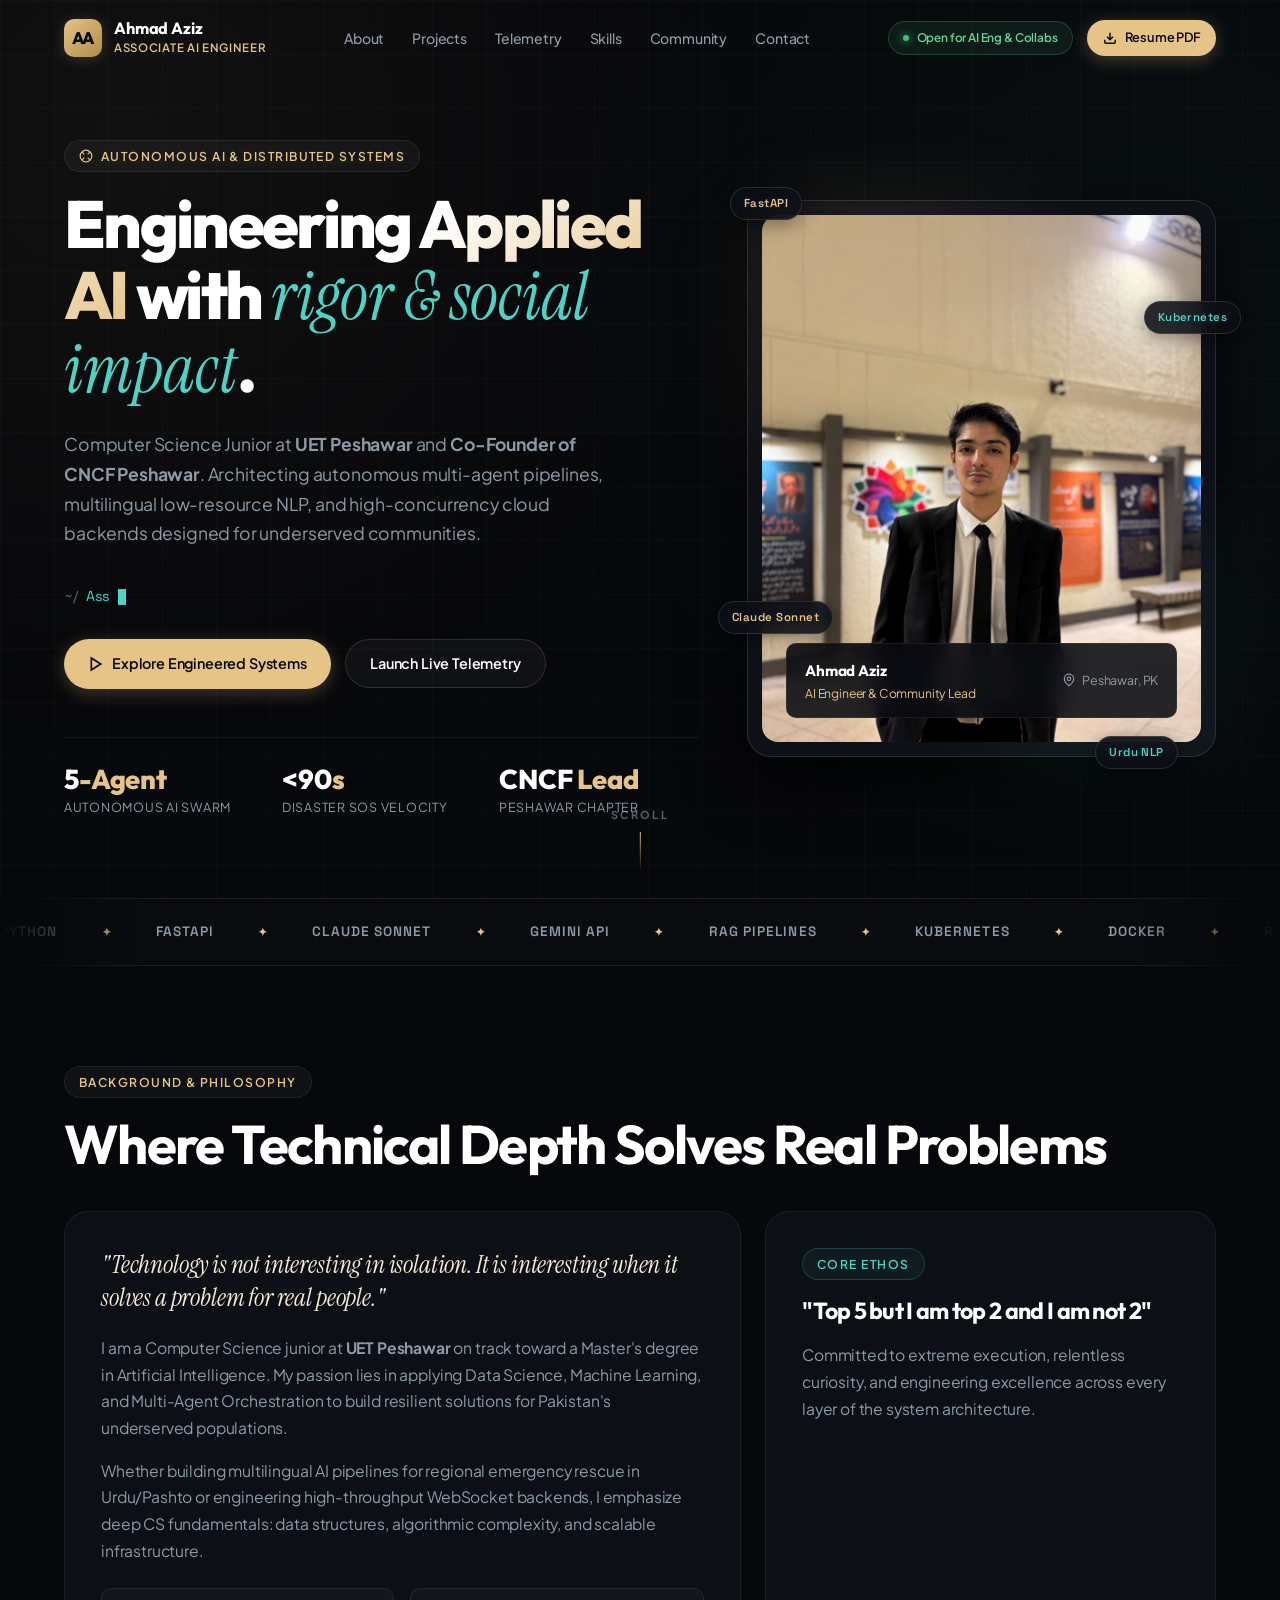
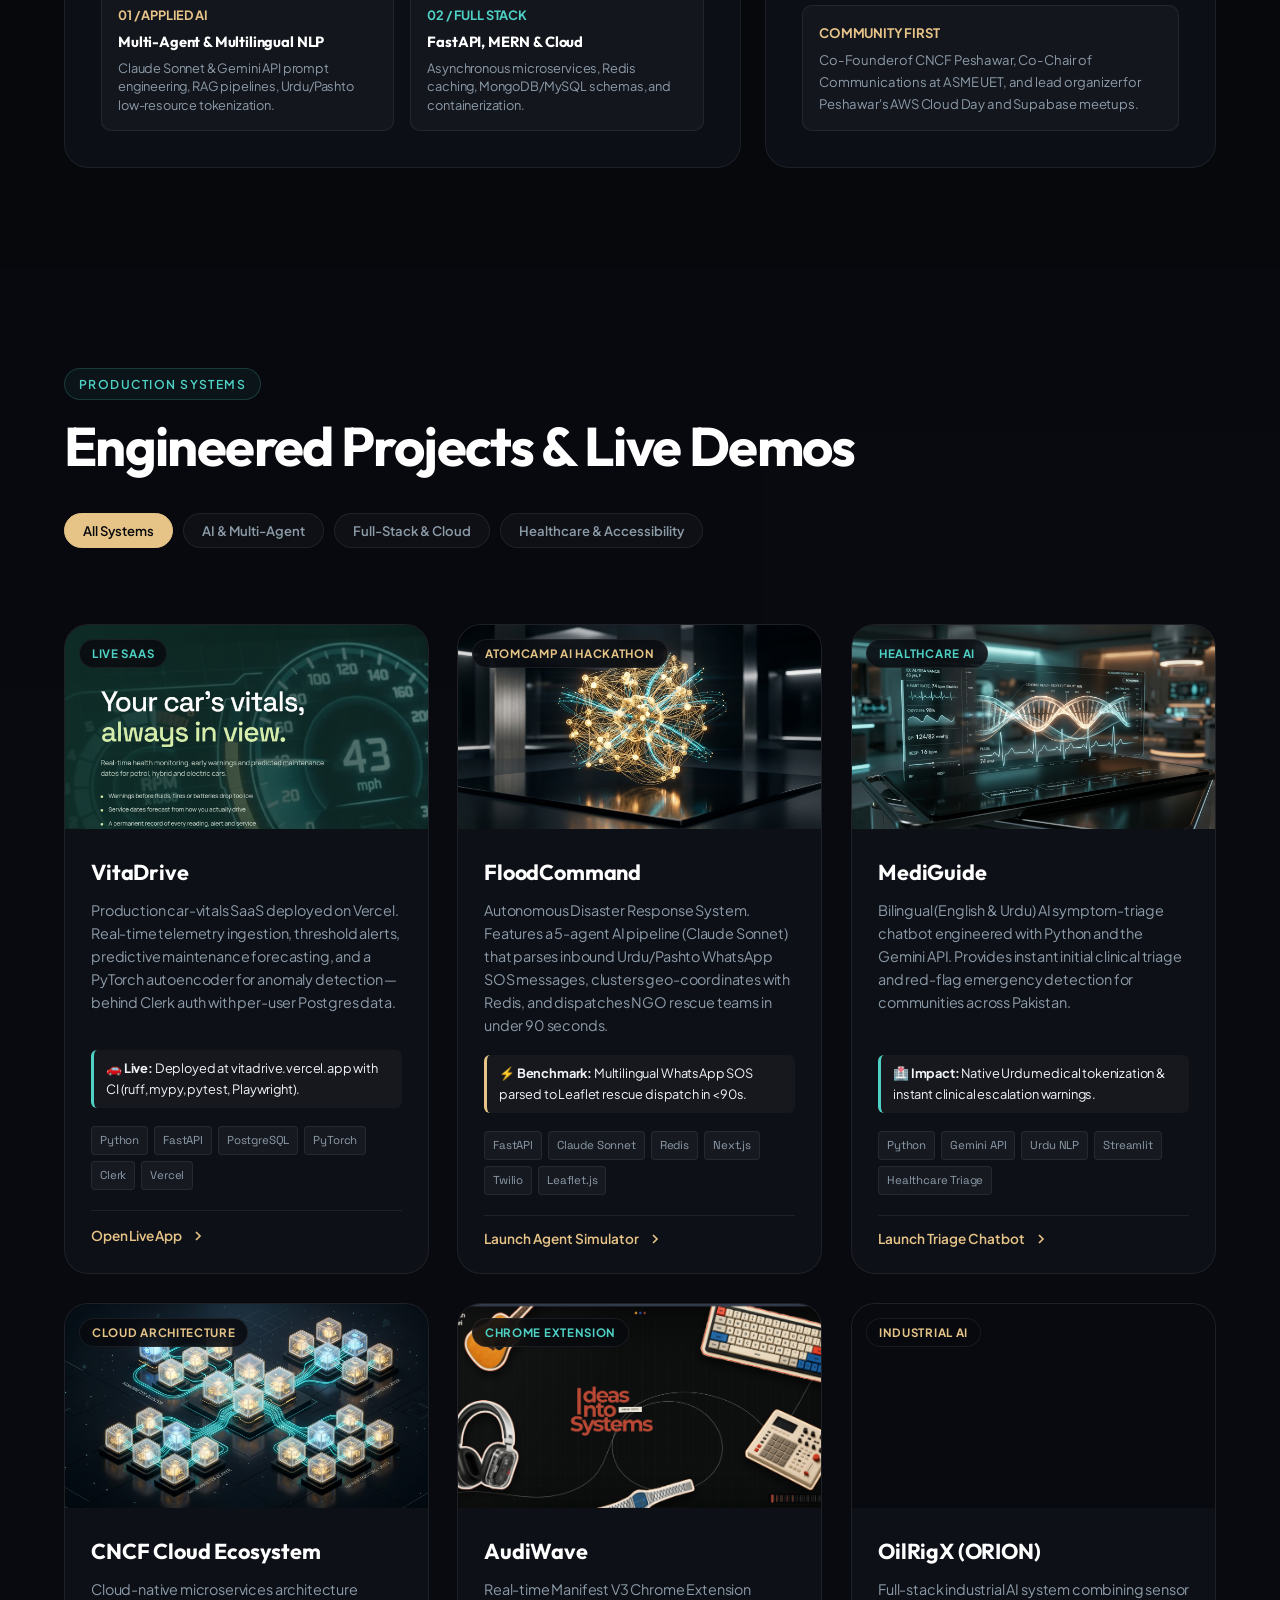
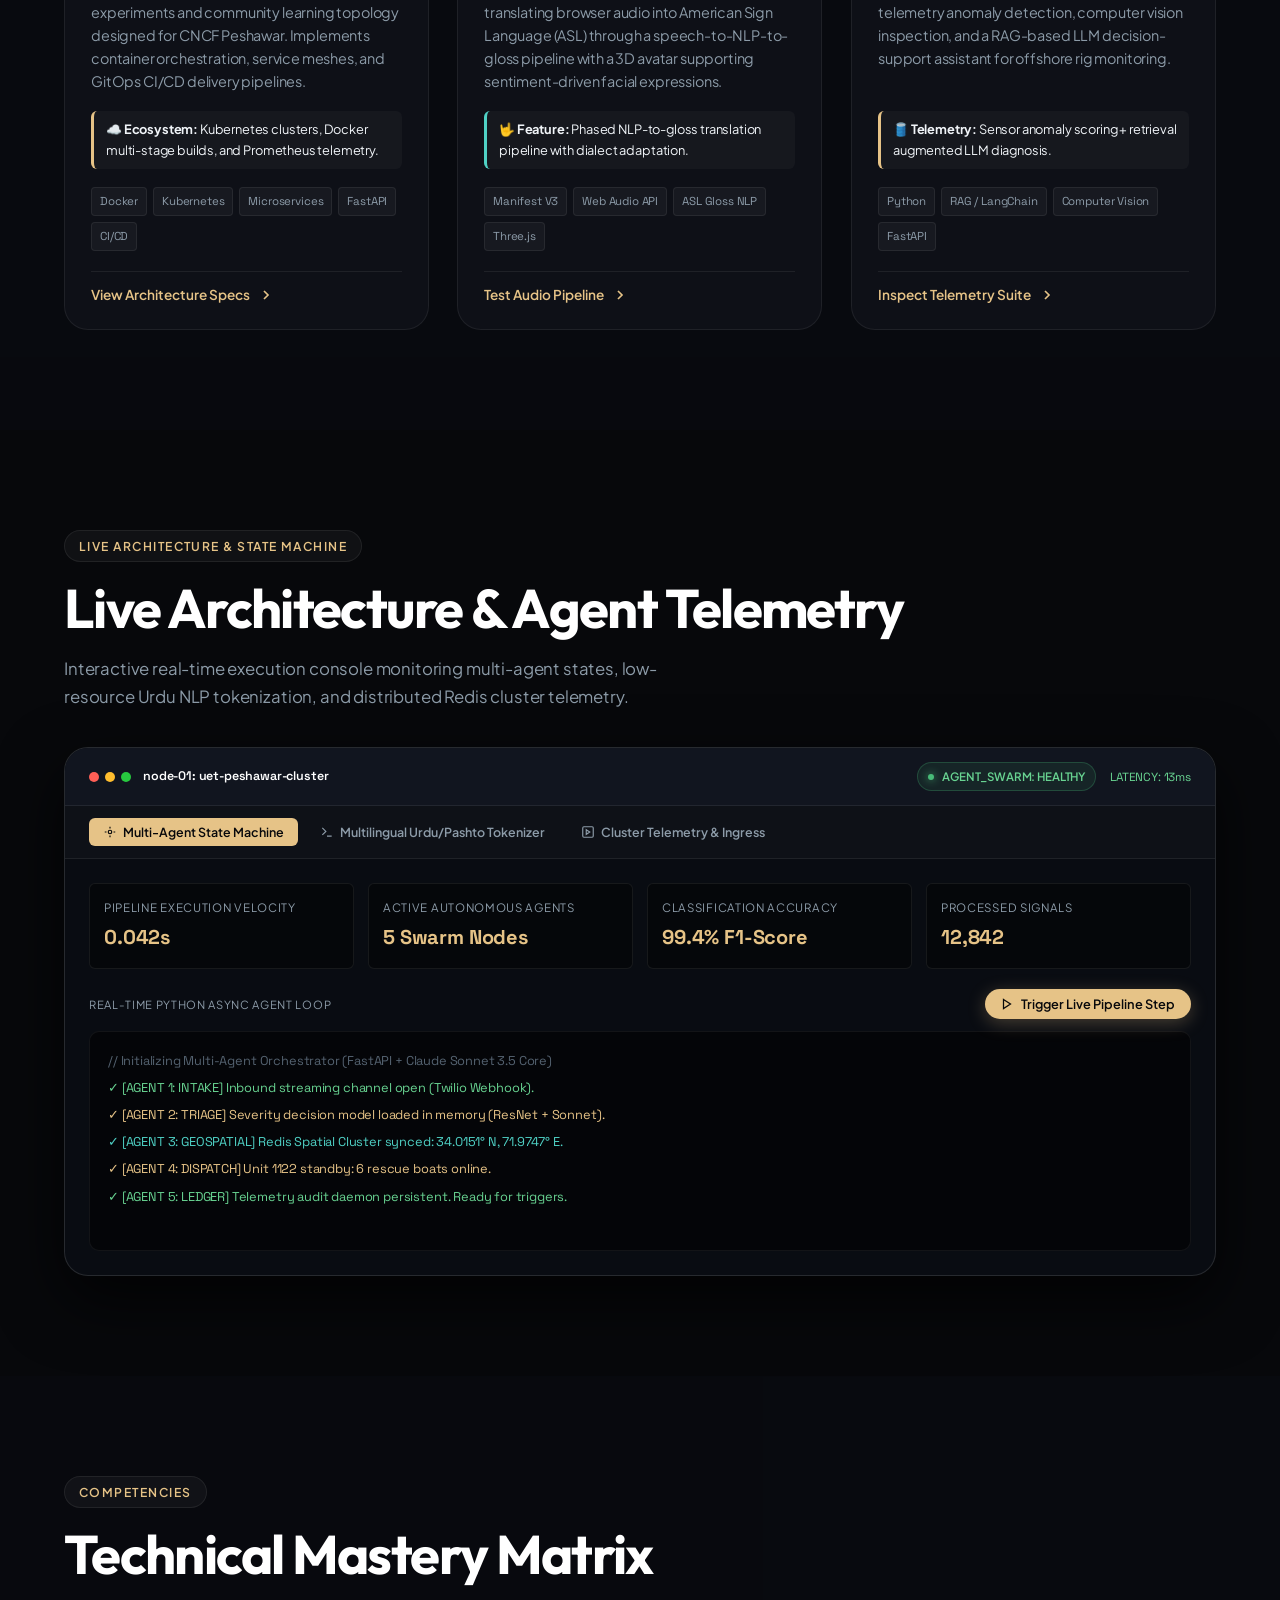
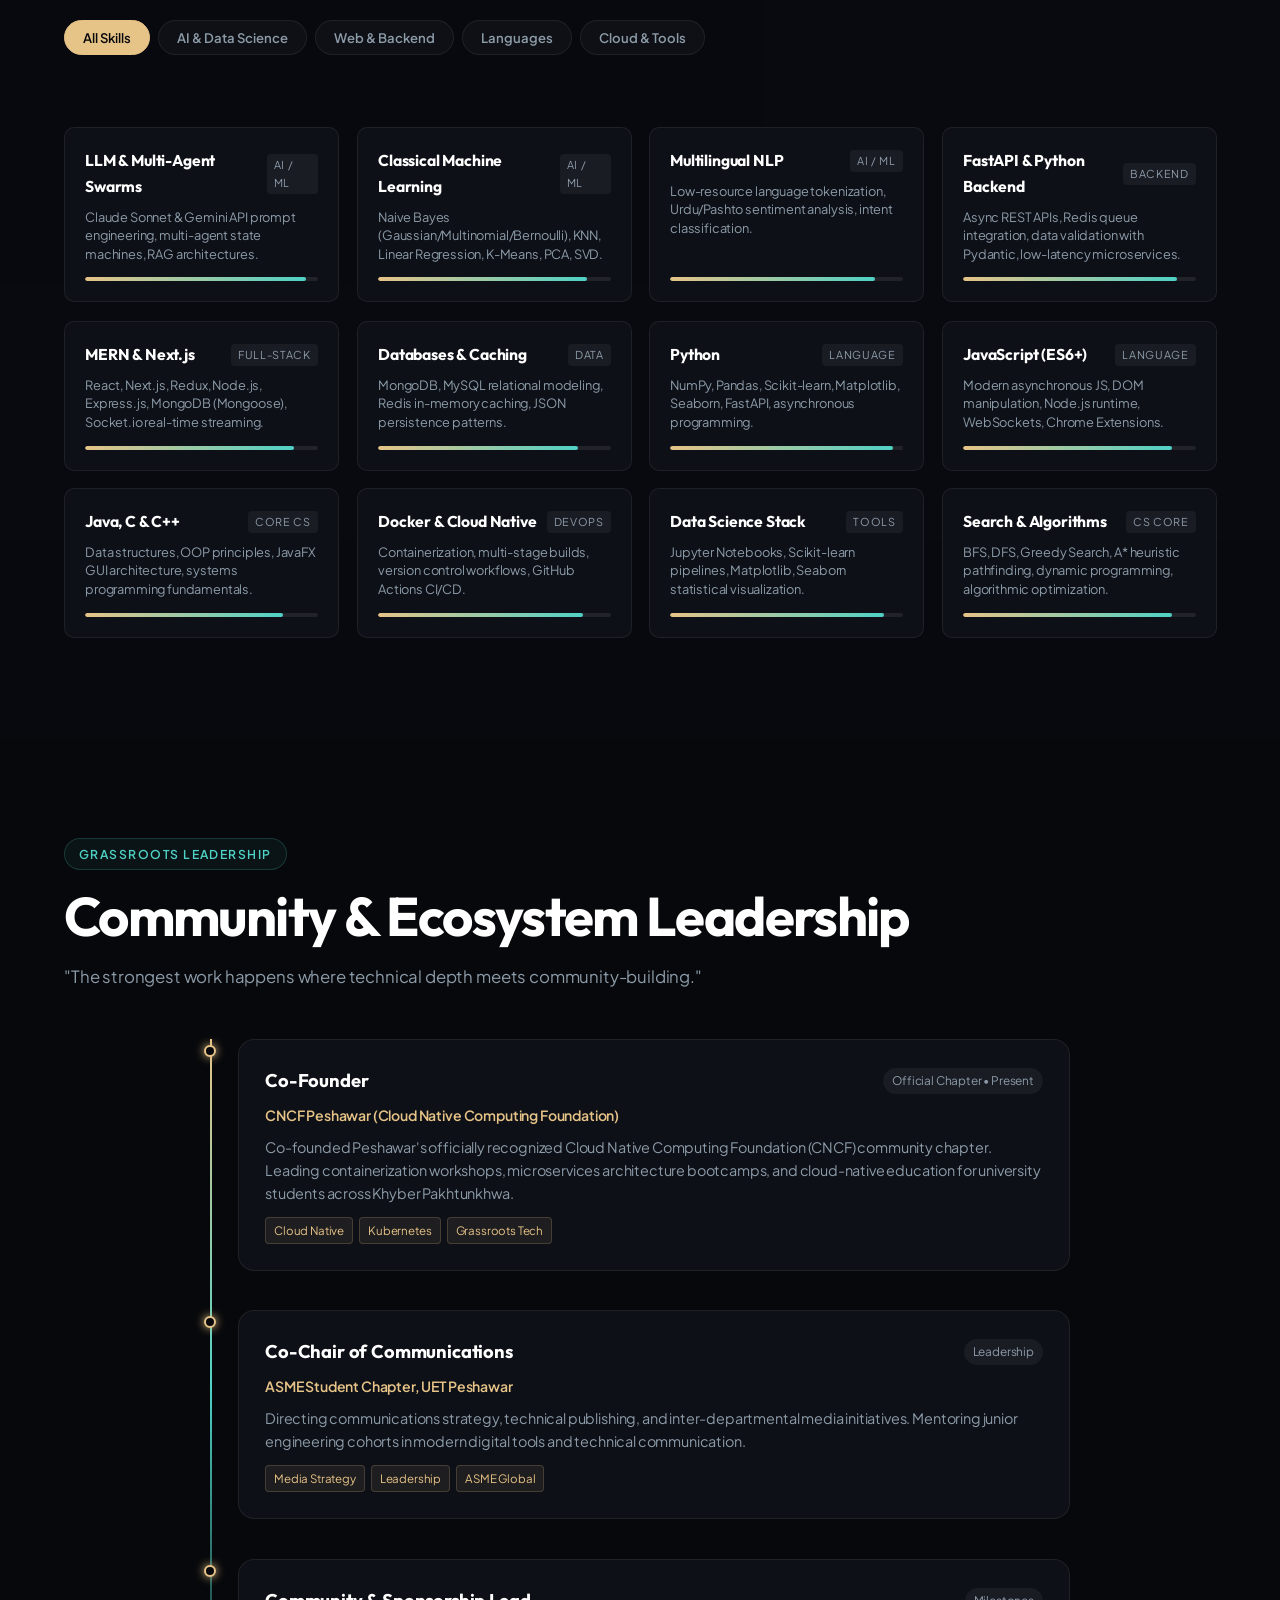
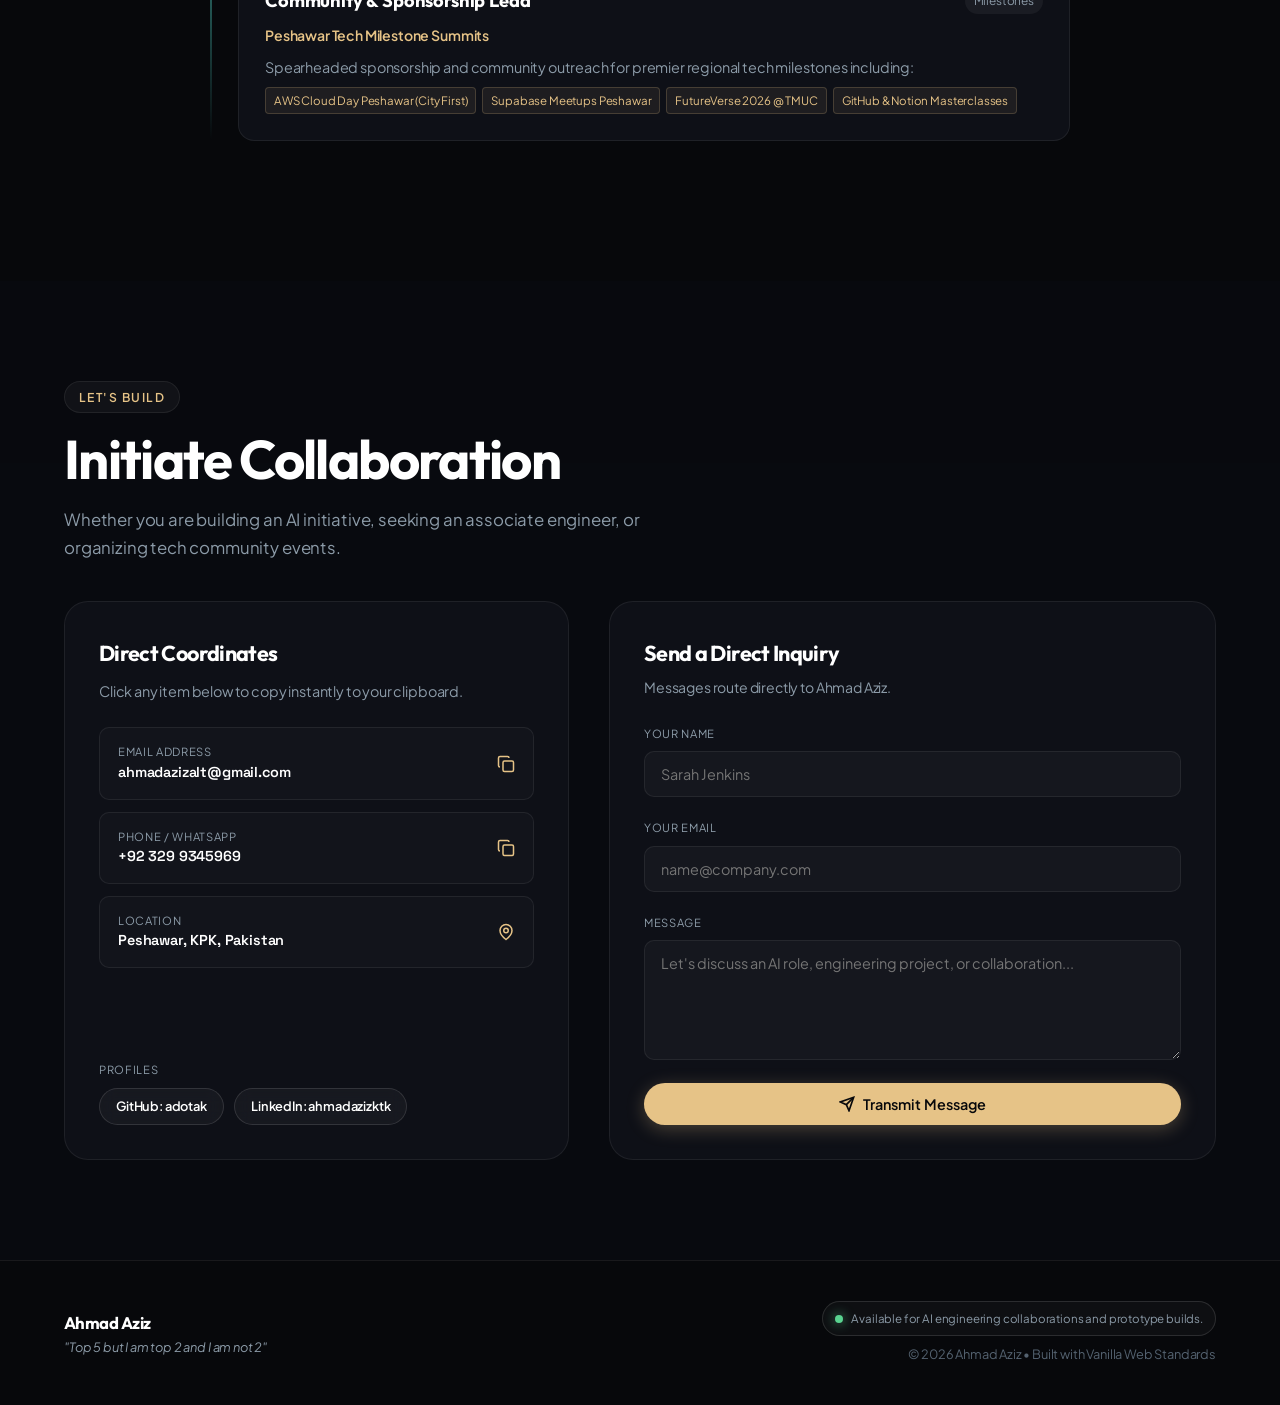
<file: index.html>
<!DOCTYPE html>
<html lang="en">

<head>
  <meta charset="UTF-8" />
  <meta name="viewport" content="width=device-width, initial-scale=1.0" />

  <title>Ahmad Aziz — Associate AI Engineer & Full-Stack Systems</title>
  <meta name="title" content="Ahmad Aziz — Associate AI Engineer & Full-Stack Systems" />
  <meta name="description"
    content="Portfolio of Ahmad Aziz — Associate AI Engineer, Computer Science Junior at UET Peshawar, and Co-Founder of CNCF Peshawar. Building autonomous multi-agent pipelines, bilingual NLP, and distributed systems." />
  <meta name="keywords"
    content="Ahmad Aziz, AI Engineer, Machine Learning, CNCF Peshawar, UET Peshawar, FloodCommand, Full Stack, Python, FastAPI, React, Node.js" />
  <meta name="author" content="Ahmad Aziz" />
  <meta name="theme-color" content="#07080b" />
  <link rel="icon"
    href="data:image/svg+xml,%3Csvg xmlns='http://www.w3.org/2000/svg' viewBox='0 0 64 64'%3E%3Cdefs%3E%3ClinearGradient id='g' x1='0' y1='0' x2='1' y2='1'%3E%3Cstop offset='0' stop-color='%23f7ebd7'/%3E%3Cstop offset='1' stop-color='%23e6c387'/%3E%3C/linearGradient%3E%3C/defs%3E%3Crect width='64' height='64' rx='14' fill='%230e1017'/%3E%3Crect x='2' y='2' width='60' height='60' rx='12' fill='none' stroke='%23e6c387' stroke-width='2'/%3E%3Ctext x='32' y='43' font-family='Arial,sans-serif' font-size='26' font-weight='800' fill='url(%23g)' text-anchor='middle'%3EAA%3C/text%3E%3C/svg%3E" />

  <!-- Open Graph -->
  <meta property="og:type" content="website" />
  <meta property="og:title" content="Ahmad Aziz — Associate AI Engineer & Full-Stack Systems" />
  <meta property="og:description"
    content="Portfolio of Ahmad Aziz — Associate AI Engineer, CS Junior at UET Peshawar, and CNCF Peshawar Co-Founder." />
  <meta property="og:image" content="assets/images/ahmad_aziz.jpeg" />

  <!-- Google Fonts: Plus Jakarta Sans, Outfit, Instrument Serif, Space Grotesk -->
  <link rel="preconnect" href="https://fonts.googleapis.com">
  <link rel="preconnect" href="https://fonts.gstatic.com" crossorigin>
  <link
    href="https://fonts.googleapis.com/css2?family=Instrument+Serif:ital@1&family=Outfit:wght@400;500;600;700;800&family=Plus+Jakarta+Sans:wght@300;400;500;600;700&family=Space+Grotesk:wght@400;500;600;700&display=swap"
    rel="stylesheet">

  <link rel="preload" as="image" href="assets/images/ahmad_aziz.jpeg" fetchpriority="high" />
  <link rel="stylesheet" href="styles.css" />
</head>

<body>

  <!-- Scroll Progress Indicator -->
  <div class="scroll-progress" id="scroll-progress" aria-hidden="true"></div>

  <!-- ==========================================================================
       Site Header
       ========================================================================== -->
  <header class="site-header" id="header">
    <div class="container nav-wrapper">
      <a href="#hero" class="brand-sig">
        <div class="brand-symbol">AA</div>
        <div class="brand-details">
          <h3>Ahmad Aziz</h3>
          <p>Associate AI Engineer</p>
        </div>
      </a>

      <ul class="nav-menu">
        <li><a href="#about" class="nav-item-link">About</a></li>
        <li><a href="#projects" class="nav-item-link">Projects</a></li>
        <li><a href="#telemetry" class="nav-item-link">Telemetry</a></li>
        <li><a href="#skills" class="nav-item-link">Skills</a></li>
        <li><a href="#leadership" class="nav-item-link">Community</a></li>
        <li><a href="#contact" class="nav-item-link">Contact</a></li>
      </ul>

      <div class="header-right">
        <div class="pulse-pill">
          <span class="pulse-node"></span>
          <span>Open for AI Eng & Collabs</span>
        </div>
        <a href="assets/docs/Ahmad_Aziz_Resume.pdf" download class="btn-solid btn-sm" id="nav-resume-btn">
          <svg width="14" height="14" viewBox="0 0 24 24" fill="none" stroke="currentColor" stroke-width="2.5">
            <path d="M21 15v4a2 2 0 0 1-2 2H5a2 2 0 0 1-2-2v-4" />
            <polyline points="7 10 12 15 17 10" />
            <line x1="12" y1="15" x2="12" y2="3" />
          </svg>
          <span class="btn-label">Resume PDF</span>
        </a>
        <button class="nav-toggle" id="nav-toggle" aria-label="Toggle navigation menu" aria-expanded="false">
          <span></span>
          <span></span>
          <span></span>
        </button>
      </div>
    </div>
  </header>

  <!-- Mobile Navigation Overlay -->
  <nav class="mobile-nav" id="mobile-nav" aria-hidden="true">
    <ul class="mobile-nav-list">
      <li><a href="#about" class="mobile-nav-link">About</a></li>
      <li><a href="#projects" class="mobile-nav-link">Projects</a></li>
      <li><a href="#telemetry" class="mobile-nav-link">Telemetry</a></li>
      <li><a href="#skills" class="mobile-nav-link">Skills</a></li>
      <li><a href="#leadership" class="mobile-nav-link">Community</a></li>
      <li><a href="#contact" class="mobile-nav-link">Contact</a></li>
    </ul>
    <a href="assets/docs/Ahmad_Aziz_Resume.pdf" download class="btn-solid mobile-nav-resume">
      Resume PDF
    </a>
  </nav>

  <!-- ==========================================================================
       Hero Section
       ========================================================================== -->
  <section class="hero-stage" id="hero">
    <div class="container">
      <div class="hero-layout">
        <div>
          <div class="section-label">
            <svg width="14" height="14" viewBox="0 0 24 24" fill="none" stroke="currentColor" stroke-width="2">
              <circle cx="12" cy="12" r="10" />
              <path d="m4.93 4.93 4.24 4.24" />
              <path d="m14.83 9.17 4.24-4.24" />
              <path d="m14.83 14.83 4.24 4.24" />
              <path d="m9.17 14.83-4.24 4.24" />
            </svg>
            Autonomous AI & Distributed Systems
          </div>

          <h1 class="hero-main-title">
            Engineering <span class="gold-accent">Applied AI</span> with <span class="serif-flair">rigor & social
              impact</span>.
          </h1>

          <p class="hero-lede">
            Computer Science Junior at <strong>UET Peshawar</strong> and <strong>Co-Founder of CNCF Peshawar</strong>.
            Architecting autonomous multi-agent pipelines, multilingual low-resource NLP, and high-concurrency cloud
            backends designed for underserved communities.
          </p>

          <div class="role-ticker font-mono" aria-label="Current focus">
            <span class="role-ticker-prefix">~/</span>
            <span id="role-ticker-text">Associate AI Engineer</span>
            <span class="role-caret" aria-hidden="true"></span>
          </div>

          <div class="hero-actions">
            <a href="#projects" class="btn-solid">
              <svg width="16" height="16" viewBox="0 0 24 24" fill="none" stroke="currentColor" stroke-width="2.5">
                <polygon points="5 3 19 12 5 21 5 3" />
              </svg>
              Explore Engineered Systems
            </a>
            <a href="#telemetry" class="btn-ghost">
              Launch Live Telemetry
            </a>
          </div>

          <div class="hero-stats-bar">
            <div class="stat-box">
              <h4><span class="count-up" data-target="5">0</span><span>-Agent</span></h4>
              <p>Autonomous AI Swarm</p>
            </div>
            <div class="stat-box">
              <h4>&lt;<span class="count-up" data-target="90">0</span><span>s</span></h4>
              <p>Disaster SOS Velocity</p>
            </div>
            <div class="stat-box">
              <h4>CNCF<span> Lead</span></h4>
              <p>Peshawar Chapter</p>
            </div>
          </div>
        </div>

        <div>
          <div class="hero-visual-card" id="hero-visual-card">
            <div class="float-chip chip-1">FastAPI</div>
            <div class="float-chip chip-2">Kubernetes</div>
            <div class="float-chip chip-3">Claude Sonnet</div>
            <div class="float-chip chip-4">Urdu NLP</div>
            <div class="hero-profile-box">
              <img src="assets/images/ahmad_aziz.jpeg" alt="Ahmad Aziz - Associate AI Engineer"
                class="hero-profile-img" />
              <div class="hero-card-footer">
                <div>
                  <h5>Ahmad Aziz</h5>
                  <p>AI Engineer & Community Lead</p>
                </div>
                <div
                  style="display: flex; align-items: center; gap: 6px; font-size: 0.78rem; color: var(--text-muted);">
                  <svg width="14" height="14" viewBox="0 0 24 24" fill="none" stroke="currentColor" stroke-width="2">
                    <path d="M20 10c0 6-8 12-8 12s-8-6-8-12a8 8 0 0 1 16 0Z" />
                    <circle cx="12" cy="10" r="3" />
                  </svg>
                  <span>Peshawar, PK</span>
                </div>
              </div>
            </div>
          </div>
        </div>
      </div>
    </div>

    <a href="#about" class="scroll-hint" aria-label="Scroll to about section">
      <span class="scroll-hint-text">Scroll</span>
      <span class="scroll-hint-line" aria-hidden="true"></span>
    </a>
  </section>

  <!-- ==========================================================================
       Tech Stack Marquee
       ========================================================================== -->
  <div class="marquee-strip" aria-hidden="true">
    <div class="marquee-track">
      <span class="marquee-item">Python</span>
      <span class="marquee-item">FastAPI</span>
      <span class="marquee-item">Claude Sonnet</span>
      <span class="marquee-item">Gemini API</span>
      <span class="marquee-item">RAG Pipelines</span>
      <span class="marquee-item">Kubernetes</span>
      <span class="marquee-item">Docker</span>
      <span class="marquee-item">Redis</span>
      <span class="marquee-item">MongoDB</span>
      <span class="marquee-item">React</span>
      <span class="marquee-item">Next.js</span>
      <span class="marquee-item">Node.js</span>
      <span class="marquee-item">Socket.io</span>
      <span class="marquee-item">Three.js</span>
      <span class="marquee-item">Urdu NLP</span>
      <span class="marquee-item">CI/CD</span>
      <span class="marquee-item" data-dup="true">Python</span>
      <span class="marquee-item" data-dup="true">FastAPI</span>
      <span class="marquee-item" data-dup="true">Claude Sonnet</span>
      <span class="marquee-item" data-dup="true">Gemini API</span>
      <span class="marquee-item" data-dup="true">RAG Pipelines</span>
      <span class="marquee-item" data-dup="true">Kubernetes</span>
      <span class="marquee-item" data-dup="true">Docker</span>
      <span class="marquee-item" data-dup="true">Redis</span>
      <span class="marquee-item" data-dup="true">MongoDB</span>
      <span class="marquee-item" data-dup="true">React</span>
      <span class="marquee-item" data-dup="true">Next.js</span>
      <span class="marquee-item" data-dup="true">Node.js</span>
      <span class="marquee-item" data-dup="true">Socket.io</span>
      <span class="marquee-item" data-dup="true">Three.js</span>
      <span class="marquee-item" data-dup="true">Urdu NLP</span>
      <span class="marquee-item" data-dup="true">CI/CD</span>
    </div>
  </div>

  <!-- ==========================================================================
       About & Mission Section (Bento Grid)
       ========================================================================== -->
  <section class="section" id="about">
    <div class="container">
      <div class="section-label">Background & Philosophy</div>
      <h2 class="section-title">Where Technical Depth Solves Real Problems</h2>

      <div class="bento-grid" style="margin-top: 36px;">
        <!-- Bento Main Card -->
        <div class="bento-card">
          <div class="editorial-quote">
            "Technology is not interesting in isolation. It is interesting when it solves a problem for real people."
          </div>
          <p class="bento-body-text">
            I am a Computer Science junior at <strong>UET Peshawar</strong> on track toward a Master's degree in
            Artificial Intelligence. My passion lies in applying Data Science, Machine Learning, and Multi-Agent
            Orchestration to build resilient solutions for Pakistan's underserved populations.
          </p>
          <p class="bento-body-text">
            Whether building multilingual AI pipelines for regional emergency rescue in Urdu/Pashto or engineering
            high-throughput WebSocket backends, I emphasize deep CS fundamentals: data structures, algorithmic
            complexity, and scalable infrastructure.
          </p>

          <div class="sub-bento-grid">
            <div class="sub-bento-item">
              <div style="color: var(--gold-primary); font-size: 0.8rem; font-weight: 700; margin-bottom: 4px;">01 /
                APPLIED AI</div>
              <h5>Multi-Agent & Multilingual NLP</h5>
              <p>Claude Sonnet & Gemini API prompt engineering, RAG pipelines, Urdu/Pashto low-resource tokenization.
              </p>
            </div>
            <div class="sub-bento-item">
              <div style="color: var(--cyan-primary); font-size: 0.8rem; font-weight: 700; margin-bottom: 4px;">02 /
                FULL STACK</div>
              <h5>FastAPI, MERN & Cloud</h5>
              <p>Asynchronous microservices, Redis caching, MongoDB/MySQL schemas, and containerization.</p>
            </div>
          </div>
        </div>

        <!-- Bento Side Card -->
        <div class="bento-card" style="display: flex; flex-direction: column; justify-content: space-between;">
          <div>
            <div class="section-label cyan" style="margin-bottom: 12px;">Core Ethos</div>
            <h3 class="font-display" style="font-size: 1.45rem; color: var(--text-pure); margin-bottom: 12px;">"Top 5
              but I am top 2 and I am not 2"</h3>
            <p class="bento-body-text">
              Committed to extreme execution, relentless curiosity, and engineering excellence across every layer of the
              system architecture.
            </p>
          </div>

          <div
            style="padding: 16px; border-radius: var(--radius-sm); background: rgba(255, 255, 255, 0.03); border: 1px solid var(--border-hairline);">
            <div style="font-size: 0.82rem; font-weight: 700; color: var(--gold-primary); margin-bottom: 6px;">COMMUNITY
              FIRST</div>
            <p style="font-size: 0.82rem; color: var(--text-muted);">
              Co-Founder of CNCF Peshawar, Co-Chair of Communications at ASME UET, and lead organizer for Peshawar's AWS
              Cloud Day and Supabase meetups.
            </p>
          </div>
        </div>
      </div>
    </div>
  </section>

  <!-- ==========================================================================
       Featured Projects Showcase
       ========================================================================== -->
  <section class="section" id="projects" style="background: rgba(12, 14, 21, 0.4);">
    <div class="container">
      <div
        style="display: flex; justify-content: space-between; align-items: flex-end; flex-wrap: wrap; gap: 20px; margin-bottom: 36px;">
        <div>
          <div class="section-label cyan">Production Systems</div>
          <h2 class="section-title">Engineered Projects & Live Demos</h2>
        </div>

        <!-- Category Filter -->
        <div class="project-filters-bar">
          <button class="filter-chip active" data-filter="all">All Systems</button>
          <button class="filter-chip" data-filter="ai">AI & Multi-Agent</button>
          <button class="filter-chip" data-filter="web">Full-Stack & Cloud</button>
          <button class="filter-chip" data-filter="health">Healthcare & Accessibility</button>
        </div>
      </div>

      <!-- Projects Showcase Grid -->
      <div class="projects-showcase-grid">

        <!-- Project 0: VitaDrive (newest — live SaaS) -->
        <div class="studio-project-card" data-category="ai web">
          <div class="project-visual-header">
            <img src="assets/images/vitadrive_preview.png" alt="VitaDrive Car Telemetry Dashboard"
              class="project-cover-img" loading="lazy" decoding="async" />
            <div class="project-badge-overlay cyan">Live SaaS</div>
          </div>
          <div class="project-card-content">
            <h3 class="project-headline">VitaDrive</h3>
            <p class="project-desc-text">
              Production car-vitals SaaS deployed on Vercel. Real-time telemetry ingestion, threshold alerts,
              predictive maintenance forecasting, and a PyTorch autoencoder for anomaly detection — behind Clerk
              auth with per-user Postgres data.
            </p>
            <div class="project-meta-chip cyan">
              🚗 <strong>Live:</strong> Deployed at vitadrive.vercel.app with CI (ruff, mypy, pytest, Playwright).
            </div>
            <div class="tech-pills-row">
              <span class="tech-pill">Python</span>
              <span class="tech-pill">FastAPI</span>
              <span class="tech-pill">PostgreSQL</span>
              <span class="tech-pill">PyTorch</span>
              <span class="tech-pill">Clerk</span>
              <span class="tech-pill">Vercel</span>
            </div>
            <div class="project-card-action">
              <a class="interactive-demo-btn" href="https://vitadrive.vercel.app" target="_blank" rel="noopener">
                <span>Open Live App</span>
                <svg width="16" height="16" viewBox="0 0 24 24" fill="none" stroke="currentColor" stroke-width="2.5">
                  <polyline points="9 18 15 12 9 6" />
                </svg>
              </a>
            </div>
          </div>
        </div>

        <!-- Project 1: FloodCommand -->
        <div class="studio-project-card" data-category="ai">
          <div class="project-visual-header">
            <img src="assets/images/neural_core.jpg" alt="FloodCommand AI Architecture" class="project-cover-img"
              loading="lazy" decoding="async" />
            <div class="project-badge-overlay">AtomCamp AI Hackathon</div>
          </div>
          <div class="project-card-content">
            <h3 class="project-headline">FloodCommand</h3>
            <p class="project-desc-text">
              Autonomous Disaster Response System. Features a 5-agent AI pipeline (Claude Sonnet) that parses inbound
              Urdu/Pashto WhatsApp SOS messages, clusters geo-coordinates with Redis, and dispatches NGO rescue teams in
              under 90 seconds.
            </p>
            <div class="project-meta-chip">
              ⚡ <strong>Benchmark:</strong> Multilingual WhatsApp SOS parsed to Leaflet rescue dispatch in &lt;90s.
            </div>
            <div class="tech-pills-row">
              <span class="tech-pill">FastAPI</span>
              <span class="tech-pill">Claude Sonnet</span>
              <span class="tech-pill">Redis</span>
              <span class="tech-pill">Next.js</span>
              <span class="tech-pill">Twilio</span>
              <span class="tech-pill">Leaflet.js</span>
            </div>
            <div class="project-card-action">
              <button class="interactive-demo-btn" onclick="openDemoModal('floodcommand')">
                <span>Launch Agent Simulator</span>
                <svg width="16" height="16" viewBox="0 0 24 24" fill="none" stroke="currentColor" stroke-width="2.5">
                  <polyline points="9 18 15 12 9 6" />
                </svg>
              </button>
            </div>
          </div>
        </div>

        <!-- Project 2: MediGuide -->
        <div class="studio-project-card" data-category="ai health">
          <div class="project-visual-header">
            <img src="assets/images/healthcare_ai.jpg" alt="MediGuide Healthcare AI" class="project-cover-img"
              loading="lazy" decoding="async" />
            <div class="project-badge-overlay cyan">Healthcare AI</div>
          </div>
          <div class="project-card-content">
            <h3 class="project-headline">MediGuide</h3>
            <p class="project-desc-text">
              Bilingual (English & Urdu) AI symptom-triage chatbot engineered with Python and the Gemini API. Provides
              instant initial clinical triage and red-flag emergency detection for communities across Pakistan.
            </p>
            <div class="project-meta-chip cyan">
              🏥 <strong>Impact:</strong> Native Urdu medical tokenization & instant clinical escalation warnings.
            </div>
            <div class="tech-pills-row">
              <span class="tech-pill">Python</span>
              <span class="tech-pill">Gemini API</span>
              <span class="tech-pill">Urdu NLP</span>
              <span class="tech-pill">Streamlit</span>
              <span class="tech-pill">Healthcare Triage</span>
            </div>
            <div class="project-card-action">
              <button class="interactive-demo-btn" onclick="openDemoModal('mediguide')">
                <span>Launch Triage Chatbot</span>
                <svg width="16" height="16" viewBox="0 0 24 24" fill="none" stroke="currentColor" stroke-width="2.5">
                  <polyline points="9 18 15 12 9 6" />
                </svg>
              </button>
            </div>
          </div>
        </div>

        <!-- Project 3: CNCF & Cloud Mesh -->
        <div class="studio-project-card" data-category="web">
          <div class="project-visual-header">
            <img src="assets/images/cloud_native.jpg" alt="Cloud Native Kubernetes Cluster"
              class="project-cover-img" loading="lazy" decoding="async" />
            <div class="project-badge-overlay">Cloud Architecture</div>
          </div>
          <div class="project-card-content">
            <h3 class="project-headline">CNCF Cloud Ecosystem</h3>
            <p class="project-desc-text">
              Cloud-native microservices architecture experiments and community learning topology designed for CNCF
              Peshawar. Implements container orchestration, service meshes, and GitOps CI/CD delivery pipelines.
            </p>
            <div class="project-meta-chip">
              ☁️ <strong>Ecosystem:</strong> Kubernetes clusters, Docker multi-stage builds, and Prometheus telemetry.
            </div>
            <div class="tech-pills-row">
              <span class="tech-pill">Docker</span>
              <span class="tech-pill">Kubernetes</span>
              <span class="tech-pill">Microservices</span>
              <span class="tech-pill">FastAPI</span>
              <span class="tech-pill">CI/CD</span>
            </div>
            <div class="project-card-action">
              <button class="interactive-demo-btn" onclick="openDemoModal('synapse')">
                <span>View Architecture Specs</span>
                <svg width="16" height="16" viewBox="0 0 24 24" fill="none" stroke="currentColor" stroke-width="2.5">
                  <polyline points="9 18 15 12 9 6" />
                </svg>
              </button>
            </div>
          </div>
        </div>

        <!-- Project 4: AudiWave -->
        <div class="studio-project-card" data-category="ai health">
          <div class="project-visual-header">
            <img src="assets/images/audiwave_preview.png" alt="AudiWave ASL Chrome Extension"
              class="project-cover-img" loading="lazy" decoding="async" />
            <div class="project-badge-overlay cyan">Chrome Extension</div>
          </div>
          <div class="project-card-content">
            <h3 class="project-headline">AudiWave</h3>
            <p class="project-desc-text">
              Real-time Manifest V3 Chrome Extension translating browser audio into American Sign Language (ASL) through
              a speech-to-NLP-to-gloss pipeline with a 3D avatar supporting sentiment-driven facial expressions.
            </p>
            <div class="project-meta-chip cyan">
              🤟 <strong>Feature:</strong> Phased NLP-to-gloss translation pipeline with dialect adaptation.
            </div>
            <div class="tech-pills-row">
              <span class="tech-pill">Manifest V3</span>
              <span class="tech-pill">Web Audio API</span>
              <span class="tech-pill">ASL Gloss NLP</span>
              <span class="tech-pill">Three.js</span>
            </div>
            <div class="project-card-action">
              <button class="interactive-demo-btn" onclick="openDemoModal('audiwave')">
                <span>Test Audio Pipeline</span>
                <svg width="16" height="16" viewBox="0 0 24 24" fill="none" stroke="currentColor" stroke-width="2.5">
                  <polyline points="9 18 15 12 9 6" />
                </svg>
              </button>
            </div>
          </div>
        </div>

        <!-- Project 5: OilRigX / ORION -->
        <div class="studio-project-card" data-category="ai web">
          <div class="project-visual-header">
            <img src="assets/images/orion_suite.png" alt="ORION Industrial AI Suite" class="project-cover-img"
              loading="lazy" decoding="async" />
            <div class="project-badge-overlay">Industrial AI</div>
          </div>
          <div class="project-card-content">
            <h3 class="project-headline">OilRigX (ORION)</h3>
            <p class="project-desc-text">
              Full-stack industrial AI system combining sensor telemetry anomaly detection, computer vision inspection,
              and a RAG-based LLM decision-support assistant for offshore rig monitoring.
            </p>
            <div class="project-meta-chip">
              🛢️ <strong>Telemetry:</strong> Sensor anomaly scoring + retrieval augmented LLM diagnosis.
            </div>
            <div class="tech-pills-row">
              <span class="tech-pill">Python</span>
              <span class="tech-pill">RAG / LangChain</span>
              <span class="tech-pill">Computer Vision</span>
              <span class="tech-pill">FastAPI</span>
            </div>
            <div class="project-card-action">
              <button class="interactive-demo-btn" onclick="openDemoModal('orion')">
                <span>Inspect Telemetry Suite</span>
                <svg width="16" height="16" viewBox="0 0 24 24" fill="none" stroke="currentColor" stroke-width="2.5">
                  <polyline points="9 18 15 12 9 6" />
                </svg>
              </button>
            </div>
          </div>
        </div>

      </div>
    </div>
  </section>

  <!-- ==========================================================================
       Enhanced Live Architecture & Agent Telemetry Console
       ========================================================================== -->
  <section class="section" id="telemetry">
    <div class="container">
      <div class="section-label">Live Architecture & State Machine</div>
      <h2 class="section-title">Live Architecture & Agent Telemetry</h2>
      <p class="section-subtitle">
        Interactive real-time execution console monitoring multi-agent states, low-resource Urdu NLP tokenization, and
        distributed Redis cluster telemetry.
      </p>

      <div class="telemetry-console-wrapper">
        <!-- Top status bar -->
        <div class="telemetry-header-bar">
          <div class="telemetry-node-status">
            <div class="telemetry-window-dots">
              <div class="win-dot red"></div>
              <div class="win-dot yellow"></div>
              <div class="win-dot green"></div>
            </div>
            <span class="font-mono" style="font-size: 0.78rem; color: var(--text-pure); font-weight: 600;">node-01:
              uet-peshawar-cluster</span>
          </div>

          <div style="display: flex; align-items: center; gap: 14px;">
            <div class="pulse-pill" style="padding: 4px 10px; font-size: 0.72rem;">
              <span class="pulse-node"></span>
              <span id="telem-status-pill">AGENT_SWARM: HEALTHY</span>
            </div>
            <span class="font-mono" style="color: #68d391; font-size: 0.74rem;">LATENCY: <span
                id="telem-latency-val">12ms</span></span>
          </div>
        </div>

        <!-- Console Tab Selector -->
        <div class="telemetry-tab-nav">
          <button class="telem-tab-btn active" onclick="switchTelemetryTab('multiagent', this)">
            <svg width="14" height="14" viewBox="0 0 24 24" fill="none" stroke="currentColor" stroke-width="2">
              <circle cx="12" cy="12" r="3" />
              <path d="M3 12h3m12 0h3M12 3v3m0 12v3" />
            </svg>
            Multi-Agent State Machine
          </button>
          <button class="telem-tab-btn" onclick="switchTelemetryTab('nlp', this)">
            <svg width="14" height="14" viewBox="0 0 24 24" fill="none" stroke="currentColor" stroke-width="2">
              <polyline points="4 17 10 11 4 5" />
              <line x1="12" y1="19" x2="20" y2="19" />
            </svg>
            Multilingual Urdu/Pashto Tokenizer
          </button>
          <button class="telem-tab-btn" onclick="switchTelemetryTab('cluster', this)">
            <svg width="14" height="14" viewBox="0 0 24 24" fill="none" stroke="currentColor" stroke-width="2">
              <rect width="18" height="18" x="3" y="3" rx="2" />
              <path d="m9 8 6 4-6 4Z" />
            </svg>
            Cluster Telemetry & Ingress
          </button>
        </div>

        <!-- Pane 1: Multi-Agent State Machine -->
        <div class="telemetry-view-pane active" id="pane-multiagent">
          <div class="telemetry-live-metrics-grid">
            <div class="telem-metric-card">
              <div class="telem-metric-label">Pipeline Execution Velocity</div>
              <div class="telem-metric-val" id="telem-velocity-val">0.042s</div>
            </div>
            <div class="telem-metric-card">
              <div class="telem-metric-label">Active Autonomous Agents</div>
              <div class="telem-metric-val">5 Swarm Nodes</div>
            </div>
            <div class="telem-metric-card">
              <div class="telem-metric-label">Classification Accuracy</div>
              <div class="telem-metric-val">99.4% F1-Score</div>
            </div>
            <div class="telem-metric-card">
              <div class="telem-metric-label">Processed Signals</div>
              <div class="telem-metric-val" id="telem-signals-count">12,842</div>
            </div>
          </div>

          <div style="display: flex; justify-content: space-between; align-items: center; margin-bottom: 12px;">
            <span class="copy-mini-label">Real-Time Python Async Agent Loop</span>
            <button class="btn-solid btn-sm" onclick="runLiveAgentPipeline()">
              <svg width="12" height="12" viewBox="0 0 24 24" fill="none" stroke="currentColor" stroke-width="2.5">
                <polygon points="5 3 19 12 5 21 5 3" />
              </svg>
              Trigger Live Pipeline Step
            </button>
          </div>

          <div class="telem-terminal-screen" id="telem-terminal-output">
            <div class="telem-log-line dim">// Initializing Multi-Agent Orchestrator (FastAPI + Claude Sonnet 3.5 Core)
            </div>
            <div class="telem-log-line green">✓ [AGENT 1: INTAKE] Inbound streaming channel open (Twilio Webhook).</div>
            <div class="telem-log-line gold">✓ [AGENT 2: TRIAGE] Severity decision model loaded in memory (ResNet +
              Sonnet).</div>
            <div class="telem-log-line cyan">✓ [AGENT 3: GEOSPATIAL] Redis Spatial Cluster synced: 34.0151° N, 71.9747°
              E.</div>
            <div class="telem-log-line gold">✓ [AGENT 4: DISPATCH] Unit 1122 standby: 6 rescue boats online.</div>
            <div class="telem-log-line green">✓ [AGENT 5: LEDGER] Telemetry audit daemon persistent. Ready for triggers.
            </div>
          </div>
        </div>

        <!-- Pane 2: Multilingual Urdu/Pashto Tokenizer -->
        <div class="telemetry-view-pane" id="pane-nlp">
          <p style="color: var(--text-muted); font-size: 0.88rem; margin-bottom: 14px;">
            Test the live multilingual NLP tokenizer and intent extraction model. Type in Urdu, Pashto, or English to
            inspect low-resource linguistic features:
          </p>

          <div class="nlp-interactive-bar">
            <input type="text" class="nlp-input-field" id="nlp-test-input"
              value="سیلاب کا پانی گھر میں داخل ہو گیا ہے، فوری مدد چاہیے"
              placeholder="Type Urdu, Pashto or English..." />
            <button class="btn-cyan-solid" onclick="tokenizeLiveInput()">
              ⚡ Tokenize NLP
            </button>
          </div>

          <div style="display: flex; gap: 8px; flex-wrap: wrap; margin-bottom: 16px;">
            <span style="font-size: 0.75rem; color: var(--text-muted);">Quick test phrases:</span>
            <button class="btn-ghost btn-sm"
              onclick="setNlpExample('سیلاب کا پانی گھر میں داخل ہو گیا ہے، فوری مدد چاہیے')">Urdu Flood SOS</button>
            <button class="btn-ghost btn-sm"
              onclick="setNlpExample('د باران اوبه کور ته راغلې، ماشومان ګیر پاتې دي')">Pashto Distress</button>
            <button class="btn-ghost btn-sm"
              onclick="setNlpExample('Severe flash flood washed out river bridge, medical unit required')">English
              Emergency</button>
          </div>

          <div class="telem-terminal-screen" id="nlp-terminal-output">
            <div class="telem-log-line gold">[TOKENIZER RESULTS]:</div>
            <div class="telem-log-line cyan">• Detected Script: Urdu (Perso-Arabic) | Confidence: 99.8%</div>
            <div class="telem-log-line green">• Extracted Tokens: ['سیلاب', 'پانی', 'گھر', 'داخل', 'مدد']</div>
            <div class="telem-log-line gold">• Intent Classification: EMERGENCY_CRITICAL_RESCUE (Score: 0.994)</div>
            <div class="telem-log-line green">• Named Entities: { HAZARD: 'FlashFlood', LOCATION: 'Nowshera District',
              SEVERITY: 'CRITICAL' }</div>
            <div class="telem-log-line dim">• Latency: 16.2ms via optimized FastText + Transformer Head.</div>
          </div>
        </div>

        <!-- Pane 3: Cluster Telemetry & Ingress -->
        <div class="telemetry-view-pane" id="pane-cluster">
          <div class="telemetry-live-metrics-grid">
            <div class="telem-metric-card">
              <div class="telem-metric-label">Kubernetes Pod Status</div>
              <div class="telem-metric-val" style="color: #68d391;" id="k8s-pod-count">12 Pods Running</div>
            </div>
            <div class="telem-metric-card">
              <div class="telem-metric-label">Redis Cache Hit Ratio</div>
              <div class="telem-metric-val">98.6%</div>
            </div>
            <div class="telem-metric-card">
              <div class="telem-metric-label">WebSocket Ingress</div>
              <div class="telem-metric-val" id="k8s-ws-count">1,840 Active</div>
            </div>
            <div class="telem-metric-card">
              <div class="telem-metric-label">Cluster CPU Load</div>
              <div class="telem-metric-val" style="color: var(--cyan-primary);" id="k8s-cpu-val">24.2%</div>
            </div>
          </div>

          <div style="display: flex; justify-content: space-between; align-items: center; margin-bottom: 12px;">
            <span class="copy-mini-label">Distributed Ingress Stream</span>
            <button class="btn-solid btn-sm" onclick="simulateClusterLoad()">
              ⚡ Run Ingress Stress-Test
            </button>
          </div>

          <div class="telem-terminal-screen" id="cluster-terminal-output">
            <div class="telem-log-line cyan">[CLUSTER]: Node 'k8s-master-uet-01' healthy. Ingress controller active.
            </div>
            <div class="telem-log-line green">[METRICS]: Average response time 11.8ms | Zero packet loss over 100k
              requests.</div>
            <div class="telem-log-line dim">[AUTOSCALER]: HPA target 60% CPU — Current status within optimal operating
              bounds.</div>
          </div>
        </div>

      </div>
    </div>
  </section>

  <!-- ==========================================================================
       Skills Matrix Section
       ========================================================================== -->
  <section class="section" id="skills" style="background: rgba(12, 14, 21, 0.4);">
    <div class="container">
      <div
        style="display: flex; justify-content: space-between; align-items: flex-end; flex-wrap: wrap; gap: 20px; margin-bottom: 36px;">
        <div>
          <div class="section-label">Competencies</div>
          <h2 class="section-title">Technical Mastery Matrix</h2>
        </div>

        <div class="skills-tab-row">
          <button class="skill-selector-btn active" data-skill-tab="all">All Skills</button>
          <button class="skill-selector-btn" data-skill-tab="ai">AI & Data Science</button>
          <button class="skill-selector-btn" data-skill-tab="web">Web & Backend</button>
          <button class="skill-selector-btn" data-skill-tab="languages">Languages</button>
          <button class="skill-selector-btn" data-skill-tab="tools">Cloud & Tools</button>
        </div>
      </div>

      <!-- Skills Grid -->
      <div class="skills-studio-grid" id="skills-grid-container">

        <div class="studio-skill-card" data-cat="ai">
          <div class="skill-card-head">
            <span class="skill-title-name">LLM & Multi-Agent Swarms</span>
            <span class="skill-pill-tag">AI / ML</span>
          </div>
          <p class="skill-explanation">Claude Sonnet & Gemini API prompt engineering, multi-agent state machines, RAG
            architectures.</p>
          <div class="skill-progress-line">
            <div class="skill-fill-line" style="width: 95%;"></div>
          </div>
        </div>

        <div class="studio-skill-card" data-cat="ai">
          <div class="skill-card-head">
            <span class="skill-title-name">Classical Machine Learning</span>
            <span class="skill-pill-tag">AI / ML</span>
          </div>
          <p class="skill-explanation">Naive Bayes (Gaussian/Multinomial/Bernoulli), KNN, Linear Regression, K-Means,
            PCA, SVD.</p>
          <div class="skill-progress-line">
            <div class="skill-fill-line" style="width: 90%;"></div>
          </div>
        </div>

        <div class="studio-skill-card" data-cat="ai">
          <div class="skill-card-head">
            <span class="skill-title-name">Multilingual NLP</span>
            <span class="skill-pill-tag">AI / ML</span>
          </div>
          <p class="skill-explanation">Low-resource language tokenization, Urdu/Pashto sentiment analysis, intent
            classification.</p>
          <div class="skill-progress-line">
            <div class="skill-fill-line" style="width: 88%;"></div>
          </div>
        </div>

        <div class="studio-skill-card" data-cat="web">
          <div class="skill-card-head">
            <span class="skill-title-name">FastAPI & Python Backend</span>
            <span class="skill-pill-tag">Backend</span>
          </div>
          <p class="skill-explanation">Async REST APIs, Redis queue integration, data validation with Pydantic,
            low-latency microservices.</p>
          <div class="skill-progress-line">
            <div class="skill-fill-line" style="width: 92%;"></div>
          </div>
        </div>

        <div class="studio-skill-card" data-cat="web">
          <div class="skill-card-head">
            <span class="skill-title-name">MERN & Next.js</span>
            <span class="skill-pill-tag">Full-Stack</span>
          </div>
          <p class="skill-explanation">React, Next.js, Redux, Node.js, Express.js, MongoDB (Mongoose), Socket.io
            real-time streaming.</p>
          <div class="skill-progress-line">
            <div class="skill-fill-line" style="width: 90%;"></div>
          </div>
        </div>

        <div class="studio-skill-card" data-cat="web">
          <div class="skill-card-head">
            <span class="skill-title-name">Databases & Caching</span>
            <span class="skill-pill-tag">Data</span>
          </div>
          <p class="skill-explanation">MongoDB, MySQL relational modeling, Redis in-memory caching, JSON persistence
            patterns.</p>
          <div class="skill-progress-line">
            <div class="skill-fill-line" style="width: 86%;"></div>
          </div>
        </div>

        <div class="studio-skill-card" data-cat="languages">
          <div class="skill-card-head">
            <span class="skill-title-name">Python</span>
            <span class="skill-pill-tag">Language</span>
          </div>
          <p class="skill-explanation">NumPy, Pandas, Scikit-learn, Matplotlib, Seaborn, FastAPI, asynchronous
            programming.</p>
          <div class="skill-progress-line">
            <div class="skill-fill-line" style="width: 96%;"></div>
          </div>
        </div>

        <div class="studio-skill-card" data-cat="languages">
          <div class="skill-card-head">
            <span class="skill-title-name">JavaScript (ES6+)</span>
            <span class="skill-pill-tag">Language</span>
          </div>
          <p class="skill-explanation">Modern asynchronous JS, DOM manipulation, Node.js runtime, WebSockets, Chrome
            Extensions.</p>
          <div class="skill-progress-line">
            <div class="skill-fill-line" style="width: 90%;"></div>
          </div>
        </div>

        <div class="studio-skill-card" data-cat="languages">
          <div class="skill-card-head">
            <span class="skill-title-name">Java, C & C++</span>
            <span class="skill-pill-tag">Core CS</span>
          </div>
          <p class="skill-explanation">Data structures, OOP principles, JavaFX GUI architecture, systems programming
            fundamentals.</p>
          <div class="skill-progress-line">
            <div class="skill-fill-line" style="width: 85%;"></div>
          </div>
        </div>

        <div class="studio-skill-card" data-cat="tools">
          <div class="skill-card-head">
            <span class="skill-title-name">Docker & Cloud Native</span>
            <span class="skill-pill-tag">DevOps</span>
          </div>
          <p class="skill-explanation">Containerization, multi-stage builds, version control workflows, GitHub Actions
            CI/CD.</p>
          <div class="skill-progress-line">
            <div class="skill-fill-line" style="width: 88%;"></div>
          </div>
        </div>

        <div class="studio-skill-card" data-cat="tools">
          <div class="skill-card-head">
            <span class="skill-title-name">Data Science Stack</span>
            <span class="skill-pill-tag">Tools</span>
          </div>
          <p class="skill-explanation">Jupyter Notebooks, Scikit-learn pipelines, Matplotlib, Seaborn statistical
            visualization.</p>
          <div class="skill-progress-line">
            <div class="skill-fill-line" style="width: 92%;"></div>
          </div>
        </div>

        <div class="studio-skill-card" data-cat="tools">
          <div class="skill-card-head">
            <span class="skill-title-name">Search & Algorithms</span>
            <span class="skill-pill-tag">CS Core</span>
          </div>
          <p class="skill-explanation">BFS, DFS, Greedy Search, A* heuristic pathfinding, dynamic programming,
            algorithmic optimization.</p>
          <div class="skill-progress-line">
            <div class="skill-fill-line" style="width: 90%;"></div>
          </div>
        </div>

      </div>
    </div>
  </section>

  <!-- ==========================================================================
       Leadership & Community Timeline Section
       ========================================================================== -->
  <section class="section" id="leadership">
    <div class="container">
      <div class="section-label cyan">Grassroots Leadership</div>
      <h2 class="section-title">Community & Ecosystem Leadership</h2>
      <p class="section-subtitle">
        "The strongest work happens where technical depth meets community-building."
      </p>

      <div class="studio-timeline" style="margin-top: 48px;">

        <!-- Timeline 1 -->
        <div class="timeline-block">
          <div class="timeline-anchor"></div>
          <div class="timeline-content-card">
            <div class="timeline-header-flex">
              <h3 class="timeline-headline-role">Co-Founder</h3>
              <span class="timeline-badge-date">Official Chapter • Present</span>
            </div>
            <div class="timeline-org-name">CNCF Peshawar (Cloud Native Computing Foundation)</div>
            <p class="timeline-body-copy">
              Co-founded Peshawar's officially recognized Cloud Native Computing Foundation (CNCF) community chapter.
              Leading containerization workshops, microservices architecture bootcamps, and cloud-native education for
              university students across Khyber Pakhtunkhwa.
            </p>
            <div class="timeline-tag-cloud">
              <span class="timeline-micro-tag">Cloud Native</span>
              <span class="timeline-micro-tag">Kubernetes</span>
              <span class="timeline-micro-tag">Grassroots Tech</span>
            </div>
          </div>
        </div>

        <!-- Timeline 2 -->
        <div class="timeline-block">
          <div class="timeline-anchor"></div>
          <div class="timeline-content-card">
            <div class="timeline-header-flex">
              <h3 class="timeline-headline-role">Co-Chair of Communications</h3>
              <span class="timeline-badge-date">Leadership</span>
            </div>
            <div class="timeline-org-name">ASME Student Chapter, UET Peshawar</div>
            <p class="timeline-body-copy">
              Directing communications strategy, technical publishing, and inter-departmental media initiatives.
              Mentoring junior engineering cohorts in modern digital tools and technical communication.
            </p>
            <div class="timeline-tag-cloud">
              <span class="timeline-micro-tag">Media Strategy</span>
              <span class="timeline-micro-tag">Leadership</span>
              <span class="timeline-micro-tag">ASME Global</span>
            </div>
          </div>
        </div>

        <!-- Timeline 3 -->
        <div class="timeline-block">
          <div class="timeline-anchor"></div>
          <div class="timeline-content-card">
            <div class="timeline-header-flex">
              <h3 class="timeline-headline-role">Community & Sponsorship Lead</h3>
              <span class="timeline-badge-date">Milestones</span>
            </div>
            <div class="timeline-org-name">Peshawar Tech Milestone Summits</div>
            <p class="timeline-body-copy">
              Spearheaded sponsorship and community outreach for premier regional tech milestones including:
            </p>
            <div class="timeline-tag-cloud" style="margin-top: 8px;">
              <span class="timeline-micro-tag">AWS Cloud Day Peshawar (City First)</span>
              <span class="timeline-micro-tag">Supabase Meetups Peshawar</span>
              <span class="timeline-micro-tag">FutureVerse 2026 @ TMUC</span>
              <span class="timeline-micro-tag">GitHub & Notion Masterclasses</span>
            </div>
          </div>
        </div>

      </div>
    </div>
  </section>

  <!-- ==========================================================================
       Contact & Coordinates Section
       ========================================================================== -->
  <section class="section" id="contact" style="background: rgba(12, 14, 21, 0.4);">
    <div class="container">
      <div class="section-label">Let's Build</div>
      <h2 class="section-title">Initiate Collaboration</h2>
      <p class="section-subtitle">
        Whether you are building an AI initiative, seeking an associate engineer, or organizing tech community events.
      </p>

      <div class="contact-studio-grid" style="margin-top: 40px;">
        <!-- Left Side: Copyable Coordinates -->
        <div class="contact-studio-panel">
          <div>
            <h3 class="font-display" style="font-size: 1.35rem; margin-bottom: 8px; color: var(--text-pure);">Direct
              Coordinates</h3>
            <p style="color: var(--text-muted); font-size: 0.9rem; margin-bottom: 24px;">Click any item below to copy
              instantly to your clipboard.</p>

            <div class="copyable-action-card"
              onclick="copyToClipboard('ahmadazizalt@gmail.com', 'Email copied to clipboard!')">
              <div>
                <div class="copy-mini-label">Email Address</div>
                <div class="copy-main-val">ahmadazizalt@gmail.com</div>
              </div>
              <svg width="18" height="18" viewBox="0 0 24 24" fill="none" stroke="#e6c387" stroke-width="2">
                <rect width="14" height="14" x="8" y="8" rx="2" ry="2" />
                <path d="M4 16c-1.1 0-2-.9-2-2V4c0-1.1.9-2 2-2h10c1.1 0 2 .9 2 2" />
              </svg>
            </div>

            <div class="copyable-action-card"
              onclick="copyToClipboard('+923299345969', 'Phone number copied to clipboard!')">
              <div>
                <div class="copy-mini-label">Phone / WhatsApp</div>
                <div class="copy-main-val">+92 329 9345969</div>
              </div>
              <svg width="18" height="18" viewBox="0 0 24 24" fill="none" stroke="#e6c387" stroke-width="2">
                <rect width="14" height="14" x="8" y="8" rx="2" ry="2" />
                <path d="M4 16c-1.1 0-2-.9-2-2V4c0-1.1.9-2 2-2h10c1.1 0 2 .9 2 2" />
              </svg>
            </div>

            <div class="copyable-action-card" onclick="copyToClipboard('Peshawar, KPK, Pakistan', 'Location copied!')">
              <div>
                <div class="copy-mini-label">Location</div>
                <div class="copy-main-val">Peshawar, KPK, Pakistan</div>
              </div>
              <svg width="18" height="18" viewBox="0 0 24 24" fill="none" stroke="#e6c387" stroke-width="2">
                <path d="M20 10c0 6-8 12-8 12s-8-6-8-12a8 8 0 0 1 16 0Z" />
                <circle cx="12" cy="10" r="3" />
              </svg>
            </div>
          </div>

          <div style="margin-top: 24px;">
            <div class="copy-mini-label" style="margin-bottom: 10px;">Profiles</div>
            <div style="display: flex; gap: 10px; flex-wrap: wrap;">
              <a href="https://github.com/adotak" target="_blank" rel="noopener noreferrer" class="btn-ghost btn-sm">
                GitHub: adotak
              </a>
              <a href="https://linkedin.com/in/ahmadazizktk" target="_blank" rel="noopener noreferrer"
                class="btn-ghost btn-sm">
                LinkedIn: ahmadazizktk
              </a>
            </div>
          </div>
        </div>

        <!-- Right Side: Direct Message Form -->
        <div class="contact-studio-panel">
          <h3 class="font-display" style="font-size: 1.35rem; margin-bottom: 4px; color: var(--text-pure);">Send a
            Direct Inquiry</h3>
          <p style="color: var(--text-muted); font-size: 0.88rem; margin-bottom: 20px;">Messages route directly to Ahmad
            Aziz.</p>

          <form id="portfolio-contact-form" onsubmit="handleContactSubmit(event)">
            <div>
              <label class="copy-mini-label">Your Name</label>
              <input type="text" id="contact-name" required class="form-control-input" placeholder="Sarah Jenkins" />
            </div>

            <div>
              <label class="copy-mini-label">Your Email</label>
              <input type="email" id="contact-email" required class="form-control-input"
                placeholder="name@company.com" />
            </div>

            <div>
              <label class="copy-mini-label">Message</label>
              <textarea id="contact-message" required class="form-control-input"
                placeholder="Let's discuss an AI role, engineering project, or collaboration..."></textarea>
            </div>

            <button type="submit" class="btn-solid" style="width: 100%;">
              <svg width="16" height="16" viewBox="0 0 24 24" fill="none" stroke="currentColor" stroke-width="2.5">
                <line x1="22" y1="2" x2="11" y2="13" />
                <polygon points="22 2 15 22 11 13 2 9 22 2" />
              </svg>
              Transmit Message
            </button>
          </form>
        </div>
      </div>
    </div>
  </section>

  <!-- ==========================================================================
       Footer
       ========================================================================== -->
  <footer style="padding: 40px 0; border-top: 1px solid var(--border-hairline); background: var(--bg-canvas);">
    <div class="container"
      style="display: flex; justify-content: space-between; align-items: center; flex-wrap: wrap; gap: 16px;">
      <div>
        <strong class="font-display" style="font-size: 1.05rem; color: var(--text-pure);">Ahmad Aziz</strong>
        <p style="font-size: 0.8rem; color: var(--text-muted); font-style: italic;">"Top 5 but I am top 2 and I am not
          2"</p>
      </div>
      <div style="display: flex; flex-direction: column; align-items: flex-end; gap: 8px; text-align: right;">
        <div style="display: inline-flex; align-items: center; gap: 8px; padding: 7px 12px; border-radius: 999px; border: 1px solid rgba(255, 255, 255, 0.12); background: rgba(255,255,255,0.03); font-size: 0.72rem; color: var(--text-muted);">
          <span style="display: inline-block; width: 8px; height: 8px; border-radius: 50%; background: #59d38f; box-shadow: 0 0 12px rgba(89, 211, 143, 0.8);"></span>
          <span id="availability-status">Available for AI engineering collaborations and prototype builds.</span>
        </div>
        <div style="font-size: 0.8rem; color: var(--text-dim);">
          &copy; <span id="footer-year">2026</span> Ahmad Aziz • Built with Vanilla Web Standards
        </div>
      </div>
    </div>
  </footer>

  <!-- ==========================================================================
       Interactive Project Simulation Modals
       ========================================================================== -->

  <!-- Modal 1: FloodCommand Simulator -->
  <div class="modal-backdrop" id="modal-floodcommand" onclick="handleBackdropClick(event, 'floodcommand')">
    <div class="modal-window">
      <div class="modal-header">
        <div>
          <h3>FloodCommand — 5-Agent Pipeline Simulator</h3>
          <p style="font-size: 0.78rem; color: var(--gold-primary);">AtomCamp National AI Hackathon 2025 • Autonomous
            Disaster Response</p>
        </div>
        <button class="modal-close-icon-btn" onclick="closeDemoModal('floodcommand')">
          <svg width="18" height="18" viewBox="0 0 24 24" fill="none" stroke="currentColor" stroke-width="2">
            <line x1="18" y1="6" x2="6" y2="18" />
            <line x1="6" y1="6" x2="18" y2="18" />
          </svg>
        </button>
      </div>
      <div class="modal-scroll-area">
        <p style="color: var(--text-muted); font-size: 0.9rem; margin-bottom: 16px;">
          Test the live simulation of the autonomous disaster dispatch loop. Click a multilingual SOS report below to
          simulate WhatsApp ingestion, agent reasoning stream, and automated rescue routing.
        </p>

        <div
          style="background: #080a0f; border-radius: var(--radius-sm); border: 1px solid var(--border-hairline); padding: 20px; margin-bottom: 16px;">
          <div style="display: grid; grid-template-columns: 1fr 1fr; gap: 20px;">
            <div>
              <label class="copy-mini-label" style="display: block; margin-bottom: 8px;">Select Inbound WhatsApp
                SOS:</label>
              <div style="display: flex; flex-direction: column; gap: 8px;">
                <button class="btn-ghost"
                  style="text-align: left; justify-content: flex-start; padding: 10px; font-size: 0.8rem;"
                  onclick="runFloodSim('urdu')">
                  <strong>Urdu Distress (Nowshera):</strong><br>
                  <span style="color: var(--gold-primary);">"سیلاب کا پانی گھر میں داخل ہو گیا ہے، 4 افراد چھت پر پھنسے
                    ہیں"</span>
                </button>
                <button class="btn-ghost"
                  style="text-align: left; justify-content: flex-start; padding: 10px; font-size: 0.8rem;"
                  onclick="runFloodSim('pashto')">
                  <strong>Pashto Distress (Charsadda):</strong><br>
                  <span style="color: var(--cyan-primary);">"د سیلاب اوبه کور ته ننوتي دي، ماشومان ګیر پاتې دي"</span>
                </button>
                <button class="btn-ghost"
                  style="text-align: left; justify-content: flex-start; padding: 10px; font-size: 0.8rem;"
                  onclick="runFloodSim('english')">
                  <strong>English Distress (Swat Valley):</strong><br>
                  <span>"River washed out bridge. 12 stranded tourists need boat."</span>
                </button>
              </div>
            </div>

            <div>
              <label class="copy-mini-label" style="display: block; margin-bottom: 8px;">Agent Execution Log:</label>
              <div class="font-mono" id="flood-feed"
                style="background: #040508; border-radius: var(--radius-xs); padding: 12px; height: 190px; overflow-y: auto; font-size: 0.76rem; border: 1px solid rgba(255,255,255,0.05);">
                <div style="color: var(--text-dim);">[SYSTEM] Click a distress message to start agent simulation...
                </div>
              </div>
            </div>
          </div>
        </div>
      </div>
    </div>
  </div>

  <!-- Modal 2: MediGuide Chatbot Simulator -->
  <div class="modal-backdrop" id="modal-mediguide" onclick="handleBackdropClick(event, 'mediguide')">
    <div class="modal-window">
      <div class="modal-header">
        <div>
          <h3>MediGuide — AI Symptom Triage Chatbot</h3>
          <p style="font-size: 0.78rem; color: var(--cyan-primary);">Bilingual (English / Urdu) Healthcare Accessibility
            Engine</p>
        </div>
        <button class="modal-close-icon-btn" onclick="closeDemoModal('mediguide')">
          <svg width="18" height="18" viewBox="0 0 24 24" fill="none" stroke="currentColor" stroke-width="2">
            <line x1="18" y1="6" x2="6" y2="18" />
            <line x1="6" y1="6" x2="18" y2="18" />
          </svg>
        </button>
      </div>
      <div class="modal-scroll-area">
        <div
          style="background: #080a0f; border-radius: var(--radius-sm); border: 1px solid var(--border-hairline); padding: 20px;">
          <div style="display: flex; justify-content: space-between; align-items: center; margin-bottom: 12px;">
            <span style="font-size: 0.8rem; color: var(--text-muted);">Gemini AI Triage Engine</span>
            <div style="display: flex; gap: 6px;">
              <button class="btn-ghost btn-sm" onclick="setChatLang('en')">EN</button>
              <button class="btn-ghost btn-sm" onclick="setChatLang('ur')">اردو</button>
            </div>
          </div>

          <div id="mediguide-messages"
            style="height: 200px; overflow-y: auto; display: flex; flex-direction: column; gap: 10px; background: #040508; padding: 12px; border-radius: var(--radius-xs); margin-bottom: 12px;">
            <div
              style="background: rgba(255,255,255,0.06); padding: 10px 14px; border-radius: 12px; font-size: 0.85rem; max-width: 80%; align-self: flex-start;">
              Hello! I am MediGuide. Please describe your symptoms (English or Urdu) for immediate clinical triage
              advice.
            </div>
          </div>

          <div style="display: flex; gap: 8px;">
            <input type="text" class="form-control-input" style="margin: 0;" id="mediguide-input"
              placeholder="e.g. 'high fever with shivering' or 'شدید سر درد'..."
              onkeypress="if(event.key==='Enter') sendMediGuideMessage()" />
            <button class="btn-solid btn-sm" onclick="sendMediGuideMessage()">Send</button>
          </div>
        </div>

        <div style="display: flex; gap: 8px; flex-wrap: wrap; margin-top: 12px;">
          <span style="font-size: 0.78rem; color: var(--text-muted);">Quick prompts:</span>
          <button class="btn-ghost btn-sm"
            onclick="fillMediPrompt('High fever for 3 days with shivering and headache')">Fever & Shivering</button>
          <button class="btn-ghost btn-sm" onclick="fillMediPrompt('شدید کھانسی اور سانس لینے میں دشواری')">سانس میں
            دشواری (Urdu)</button>
          <button class="btn-ghost btn-sm"
            onclick="fillMediPrompt('Sudden sharp chest pain radiating to left arm')">Chest Pain (Red Flag)</button>
        </div>
      </div>
    </div>
  </div>

  <!-- Modal 3: AudiWave Visualizer -->
  <div class="modal-backdrop" id="modal-audiwave" onclick="handleBackdropClick(event, 'audiwave')">
    <div class="modal-window">
      <div class="modal-header">
        <div>
          <h3>AudiWave — Audio-to-Sign-Language Extension</h3>
          <p style="font-size: 0.78rem; color: var(--gold-primary);">Manifest V3 • Real-Time Speech to ASL Gloss
            Pipeline</p>
        </div>
        <button class="modal-close-icon-btn" onclick="closeDemoModal('audiwave')">
          <svg width="18" height="18" viewBox="0 0 24 24" fill="none" stroke="currentColor" stroke-width="2">
            <line x1="18" y1="6" x2="6" y2="18" />
            <line x1="6" y1="6" x2="18" y2="18" />
          </svg>
        </button>
      </div>
      <div class="modal-scroll-area" style="text-align: center;">
        <div
          style="background: #080a0f; border-radius: var(--radius-sm); border: 1px solid var(--border-hairline); padding: 24px;">
          <p style="font-size: 0.88rem; color: var(--text-muted); margin-bottom: 16px;">
            Simulate real-time tab audio stream transcription into American Sign Language (ASL) grammatical gloss
            tokens:
          </p>

          <div class="wave-visualizer-box" id="wave-bars-box">
            <div class="audio-bar"></div>
            <div class="audio-bar"></div>
            <div class="audio-bar"></div>
            <div class="audio-bar"></div>
            <div class="audio-bar"></div>
            <div class="audio-bar"></div>
            <div class="audio-bar"></div>
            <div class="audio-bar"></div>
            <div class="audio-bar"></div>
            <div class="audio-bar"></div>
            <div class="audio-bar"></div>
            <div class="audio-bar"></div>
          </div>

          <div class="font-mono" id="asl-output"
            style="padding: 16px; border-radius: var(--radius-xs); background: rgba(79, 209, 197, 0.08); border: 1px solid rgba(79, 209, 197, 0.2); font-size: 0.92rem; color: var(--cyan-primary); margin-bottom: 16px;">
            [ASL GLOSS STREAM]: PRESS START TO TRANSLATE AUDIO
          </div>

          <button class="btn-solid btn-sm" id="audiwave-toggle-btn" onclick="toggleAudioWaveSim()">
            <svg width="14" height="14" viewBox="0 0 24 24" fill="none" stroke="currentColor" stroke-width="2.5">
              <polygon points="5 3 19 12 5 21 5 3" />
            </svg>
            Start Audio Stream Simulation
          </button>
        </div>
      </div>
    </div>
  </div>

  <!-- Modal 4: Synapse Details -->
  <div class="modal-backdrop" id="modal-synapse" onclick="handleBackdropClick(event, 'synapse')">
    <div class="modal-window">
      <div class="modal-header">
        <div>
          <h3>Cloud Native & Distributed Architecture</h3>
          <p style="font-size: 0.78rem; color: var(--gold-primary);">CNCF Microservices & Real-Time Topology</p>
        </div>
        <button class="modal-close-icon-btn" onclick="closeDemoModal('synapse')">
          <svg width="18" height="18" viewBox="0 0 24 24" fill="none" stroke="currentColor" stroke-width="2">
            <line x1="18" y1="6" x2="6" y2="18" />
            <line x1="6" y1="6" x2="18" y2="18" />
          </svg>
        </button>
      </div>
      <div class="modal-scroll-area">
        <h4 style="color: var(--gold-primary); margin-bottom: 8px;">Backend Architecture & Engineering</h4>
        <p style="color: var(--text-muted); font-size: 0.92rem; line-height: 1.6; margin-bottom: 16px;">
          Designed for high-concurrency microservices, containerization with Docker, and Kubernetes deployment specs for
          the CNCF Peshawar developer ecosystem.
        </p>

        <!-- Live Cluster Simulation -->
        <div
          style="background: #080a0f; border-radius: var(--radius-sm); border: 1px solid var(--border-hairline); padding: 18px; margin-bottom: 16px;">
          <div style="display: flex; justify-content: space-between; align-items: center; margin-bottom: 10px;">
            <span class="copy-mini-label">Cluster Health & Node Telemetry</span>
            <button class="btn-ghost btn-sm" onclick="runClusterStressTest()">Run Ingress Benchmark</button>
          </div>
          <div class="font-mono" id="cluster-feed"
            style="font-size: 0.78rem; color: var(--cyan-primary); line-height: 1.6;">
            • Kubernetes Pods: 6 Active / 0 Restarting<br>
            • Ingress Latency: 12ms avg (Redis Cache Hit 98.2%)<br>
            • Active WebSocket Channels: 1,420 Connected
          </div>
        </div>

        <div
          style="background: rgba(255,255,255,0.03); padding: 16px; border-radius: var(--radius-sm); border: 1px solid var(--border-hairline);">
          <strong style="color: var(--text-pure);">⚡ Highlights:</strong> Sub-50ms message latency, Redis in-memory
          cache, JWT authentication, and automated GitHub Actions CI/CD workflows.
        </div>
      </div>
    </div>
  </div>

  <!-- Modal 5: OilRigX / ORION Details -->
  <div class="modal-backdrop" id="modal-orion" onclick="handleBackdropClick(event, 'orion')">
    <div class="modal-window">
      <div class="modal-header">
        <div>
          <h3>OilRigX (ORION) — Industrial AI Suite</h3>
          <p style="font-size: 0.78rem; color: var(--gold-primary);">RAG Decision Support & Anomaly Detection Telemetry
          </p>
        </div>
        <button class="modal-close-icon-btn" onclick="closeDemoModal('orion')">
          <svg width="18" height="18" viewBox="0 0 24 24" fill="none" stroke="currentColor" stroke-width="2">
            <line x1="18" y1="6" x2="6" y2="18" />
            <line x1="6" y1="6" x2="18" y2="18" />
          </svg>
        </button>
      </div>
      <div class="modal-scroll-area">
        <h4 style="color: var(--gold-primary); margin-bottom: 8px;">Offshore Telemetry & Diagnostics</h4>
        <p style="color: var(--text-muted); font-size: 0.92rem; line-height: 1.6; margin-bottom: 16px;">
          ORION integrates deep sensor telemetry anomaly detection with a retrieval-augmented generation (RAG) assistant
          to diagnose operational mechanical failures in real-time.
        </p>

        <!-- Live Orion Telemetry Test -->
        <div
          style="background: #080a0f; border-radius: var(--radius-sm); border: 1px solid var(--border-hairline); padding: 18px; margin-bottom: 16px;">
          <div style="display: flex; justify-content: space-between; align-items: center; margin-bottom: 10px;">
            <span class="copy-mini-label">Sensor Telemetry Scanner</span>
            <button class="btn-solid btn-sm" onclick="runOrionScan()">Simulate Thermal Anomaly</button>
          </div>
          <div class="font-mono" id="orion-telemetry-feed"
            style="font-size: 0.78rem; color: var(--gold-primary); line-height: 1.6;">
            [STATUS]: Sensor stream stable (Drill temp: 64°C • Vibration: 0.02g • Pressure: 1,200 PSI)<br>
            [RAG LLM]: Ready for diagnostics inquiry.
          </div>
        </div>
      </div>
    </div>
  </div>

  <!-- Back to Top -->
  <button class="back-to-top" id="back-to-top" aria-label="Back to top">
    <svg width="16" height="16" viewBox="0 0 24 24" fill="none" stroke="currentColor" stroke-width="2.5">
      <polyline points="18 15 12 9 6 15" />
    </svg>
  </button>

  <!-- Toast Notification Container -->
  <div class="toast-container" id="toast-container"></div>

  <!-- Main Interaction Script -->
  <script src="app.js"></script>
</body>

</html>
</file>
<file: styles.css>
/* ==========================================================================
   Ahmad Aziz — Bespoke Modern Portfolio Design System
   High-Craft Studio Aesthetic (Not Vibe Coded)
   ========================================================================== */

:root {
  /* Surface Color Architecture */
  --bg-canvas: #07080b;
  --bg-surface: #0e1017;
  --bg-surface-raised: #141722;
  --bg-card: rgba(16, 19, 28, 0.78);
  --bg-card-hover: rgba(22, 27, 40, 0.9);
  --bg-glass: rgba(10, 12, 18, 0.75);

  /* Linear Accents & Borders */
  --border-hairline: rgba(255, 255, 255, 0.07);
  --border-subtle: rgba(255, 255, 255, 0.12);
  --border-focus: rgba(230, 195, 135, 0.4);
  --border-cyan: rgba(79, 209, 197, 0.35);

  /* Accent Signatures */
  --gold-primary: #e6c387;
  --gold-light: #f7ebd7;
  --gold-glow: rgba(230, 195, 135, 0.2);
  --cyan-primary: #4fd1c5;
  --cyan-glow: rgba(79, 209, 197, 0.2);
  --blue-soft: #63b3ed;

  /* Typography Scales */
  --text-pure: #ffffff;
  --text-main: #f0f4f8;
  --text-muted: #8c9ba8;
  --text-dim: #546270;

  /* Elevation Shadows */
  --shadow-subtle: 0 4px 20px rgba(0, 0, 0, 0.4);
  --shadow-elevated: 0 16px 40px rgba(0, 0, 0, 0.6);
  --shadow-floating: 0 24px 64px rgba(0, 0, 0, 0.75);

  /* Dimensions */
  --max-w: 1200px;
  --radius-xs: 6px;
  --radius-sm: 10px;
  --radius-md: 16px;
  --radius-lg: 24px;
  --radius-pill: 9999px;

  /* Transitions */
  --ease-snappy: 0.25s cubic-bezier(0.16, 1, 0.3, 1);
  --ease-smooth: 0.45s cubic-bezier(0.16, 1, 0.3, 1);
}

/* Reset & Base */
*, *::before, *::after {
  box-sizing: border-box;
  margin: 0;
  padding: 0;
}

html {
  scroll-behavior: smooth;
  font-size: 16px;
  color-scheme: dark;
}

body {
  font-family: 'Plus Jakarta Sans', -apple-system, BlinkMacSystemFont, sans-serif;
  background-color: var(--bg-canvas);
  color: var(--text-main);
  line-height: 1.65;
  overflow-x: hidden;
  position: relative;
  letter-spacing: -0.01em;
}

/* Studio Technical Grid Background */
body::before {
  content: '';
  position: fixed;
  inset: 0;
  background-image: 
    radial-gradient(circle at 10% 15%, rgba(230, 195, 135, 0.05) 0%, transparent 45%),
    radial-gradient(circle at 90% 35%, rgba(79, 209, 197, 0.04) 0%, transparent 50%),
    linear-gradient(to right, rgba(255, 255, 255, 0.02) 1px, transparent 1px),
    linear-gradient(to bottom, rgba(255, 255, 255, 0.02) 1px, transparent 1px);
  background-size: 100% 100%, 100% 100%, 54px 54px, 54px 54px;
  pointer-events: none;
  z-index: 0;
}

/* Typography Classes */
.font-display {
  font-family: 'Outfit', sans-serif;
  letter-spacing: -0.03em;
  font-weight: 700;
}

.font-serif-italic {
  font-family: 'Instrument Serif', Georgia, serif;
  font-style: italic;
  font-weight: 400;
}

.font-mono {
  font-family: 'Space Grotesk', 'JetBrains Mono', monospace;
}

a {
  color: inherit;
  text-decoration: none;
  transition: all var(--ease-snappy);
}

img {
  max-width: 100%;
  display: block;
}

button, input, textarea {
  font-family: inherit;
  color: inherit;
  border: none;
  background: none;
  outline: none;
}

/* Container */
.container {
  width: 100%;
  max-width: var(--max-w);
  margin: 0 auto;
  padding: 0 24px;
  position: relative;
  z-index: 1;
}

/* Section Architecture */
.section {
  padding: 100px 0;
  position: relative;
  z-index: 1;
  scroll-margin-top: 70px;
}

.hero-stage {
  scroll-margin-top: 0;
  position: relative;
}

.section-label {
  display: inline-flex;
  align-items: center;
  gap: 8px;
  padding: 5px 14px;
  border-radius: var(--radius-pill);
  background: rgba(255, 255, 255, 0.04);
  border: 1px solid var(--border-hairline);
  color: var(--gold-primary);
  font-size: 0.76rem;
  font-weight: 600;
  text-transform: uppercase;
  letter-spacing: 0.12em;
  margin-bottom: 16px;
}

.section-label.cyan {
  color: var(--cyan-primary);
  border-color: rgba(79, 209, 197, 0.2);
  background: rgba(79, 209, 197, 0.06);
}

.section-title {
  font-family: 'Outfit', sans-serif;
  font-size: clamp(2.2rem, 4.5vw, 3.4rem);
  font-weight: 700;
  line-height: 1.12;
  letter-spacing: -0.03em;
  color: var(--text-pure);
  margin-bottom: 16px;
}

.section-subtitle {
  color: var(--text-muted);
  font-size: 1.05rem;
  max-width: 650px;
  line-height: 1.65;
}

/* ==========================================================================
   Header & Navigation
   ========================================================================== */
.site-header {
  position: fixed;
  top: 0;
  left: 0;
  width: 100%;
  height: 76px;
  z-index: 100;
  transition: background var(--ease-snappy), backdrop-filter var(--ease-snappy), border-color var(--ease-snappy);
}

.site-header.scrolled {
  background: var(--bg-glass);
  backdrop-filter: blur(20px);
  -webkit-backdrop-filter: blur(20px);
  border-bottom: 1px solid var(--border-hairline);
  box-shadow: var(--shadow-subtle);
}

.nav-wrapper {
  display: flex;
  align-items: center;
  justify-content: space-between;
  height: 100%;
}

.brand-sig {
  display: flex;
  align-items: center;
  gap: 12px;
}

.brand-symbol {
  width: 38px;
  height: 38px;
  border-radius: var(--radius-sm);
  background: linear-gradient(135deg, var(--gold-primary), #b08d46);
  color: #08090d;
  font-family: 'Outfit', sans-serif;
  font-weight: 800;
  font-size: 1.05rem;
  display: flex;
  align-items: center;
  justify-content: center;
  box-shadow: 0 2px 14px var(--gold-glow);
}

.brand-details h3 {
  font-family: 'Outfit', sans-serif;
  font-size: 1.02rem;
  font-weight: 700;
  color: var(--text-pure);
  line-height: 1.2;
}

.brand-details p {
  font-size: 0.72rem;
  color: var(--gold-primary);
  font-weight: 600;
  letter-spacing: 0.06em;
  text-transform: uppercase;
}

.nav-menu {
  display: flex;
  align-items: center;
  gap: 28px;
  list-style: none;
}

.nav-item-link {
  font-size: 0.88rem;
  font-weight: 500;
  color: var(--text-muted);
  position: relative;
  padding: 6px 0;
}

.nav-item-link:hover,
.nav-item-link.active {
  color: var(--text-pure);
}

.nav-item-link::after {
  content: '';
  position: absolute;
  bottom: 0;
  left: 0;
  width: 0;
  height: 2px;
  background: var(--gold-primary);
  transition: width var(--ease-snappy);
  border-radius: 2px;
}

.nav-item-link:hover::after,
.nav-item-link.active::after {
  width: 100%;
}

.header-right {
  display: flex;
  align-items: center;
  gap: 14px;
}

.pulse-pill {
  display: inline-flex;
  align-items: center;
  gap: 8px;
  padding: 6px 14px;
  border-radius: var(--radius-pill);
  background: rgba(72, 187, 120, 0.1);
  border: 1px solid rgba(72, 187, 120, 0.25);
  font-size: 0.74rem;
  font-weight: 600;
  color: #68d391;
}

.pulse-node {
  width: 6px;
  height: 6px;
  border-radius: 50%;
  background: #48bb78;
  box-shadow: 0 0 8px #48bb78;
  animation: radarPulse 2.2s infinite ease-in-out;
}

@keyframes radarPulse {
  0%, 100% { transform: scale(1); opacity: 1; }
  50% { transform: scale(0.8); opacity: 0.4; }
}

/* ==========================================================================
   Buttons
   ========================================================================== */
.btn-solid {
  display: inline-flex;
  align-items: center;
  justify-content: center;
  gap: 8px;
  padding: 12px 24px;
  border-radius: var(--radius-pill);
  background: var(--gold-primary);
  color: #07080b;
  font-weight: 600;
  font-size: 0.9rem;
  cursor: pointer;
  box-shadow: 0 4px 18px rgba(230, 195, 135, 0.28);
  transition: all var(--ease-snappy);
}

.btn-solid:hover {
  background: var(--gold-light);
  transform: translateY(-2px);
  box-shadow: 0 8px 24px rgba(230, 195, 135, 0.4);
}

.btn-ghost {
  display: inline-flex;
  align-items: center;
  justify-content: center;
  gap: 8px;
  padding: 12px 24px;
  border-radius: var(--radius-pill);
  background: rgba(255, 255, 255, 0.04);
  border: 1px solid var(--border-subtle);
  color: var(--text-pure);
  font-weight: 600;
  font-size: 0.9rem;
  cursor: pointer;
  backdrop-filter: blur(8px);
  transition: all var(--ease-snappy);
}

.btn-ghost:hover {
  background: rgba(255, 255, 255, 0.09);
  border-color: rgba(255, 255, 255, 0.25);
  transform: translateY(-2px);
}

.btn-cyan-solid {
  display: inline-flex;
  align-items: center;
  justify-content: center;
  gap: 8px;
  padding: 10px 20px;
  border-radius: var(--radius-pill);
  background: var(--cyan-primary);
  color: #05080c;
  font-weight: 700;
  font-size: 0.85rem;
  cursor: pointer;
  transition: all var(--ease-snappy);
}

.btn-cyan-solid:hover {
  transform: translateY(-2px);
  box-shadow: 0 4px 20px rgba(79, 209, 197, 0.4);
}

.btn-sm {
  padding: 7px 16px;
  font-size: 0.8rem;
}

/* ==========================================================================
   Hero Section
   ========================================================================== */
.hero-stage {
  padding-top: 140px;
  padding-bottom: 80px;
  min-height: 90vh;
  display: flex;
  align-items: center;
}

.hero-layout {
  display: grid;
  grid-template-columns: 1.15fr 0.85fr;
  gap: 48px;
  align-items: center;
}

.hero-main-title {
  font-family: 'Outfit', sans-serif;
  font-size: clamp(2.8rem, 5.2vw, 4.2rem);
  font-weight: 800;
  line-height: 1.06;
  letter-spacing: -0.04em;
  color: var(--text-pure);
  margin-bottom: 24px;
}

.hero-main-title .gold-accent {
  color: var(--gold-primary);
  background: linear-gradient(135deg, #ffffff 15%, var(--gold-primary) 100%);
  -webkit-background-clip: text;
  -webkit-text-fill-color: transparent;
}

.hero-main-title .serif-flair {
  font-family: 'Instrument Serif', Georgia, serif;
  font-style: italic;
  font-weight: 400;
  color: var(--cyan-primary);
  -webkit-text-fill-color: var(--cyan-primary);
  letter-spacing: 0;
}

.hero-lede {
  font-size: 1.1rem;
  color: var(--text-muted);
  line-height: 1.7;
  max-width: 560px;
  margin-bottom: 36px;
}

.hero-actions {
  display: flex;
  flex-wrap: wrap;
  gap: 14px;
  margin-bottom: 48px;
}

.hero-stats-bar {
  display: grid;
  grid-template-columns: repeat(3, 1fr);
  gap: 18px;
  padding-top: 28px;
  border-top: 1px solid var(--border-hairline);
}

.stat-box h4 {
  font-family: 'Outfit', sans-serif;
  font-size: 1.7rem;
  font-weight: 800;
  color: var(--text-pure);
  line-height: 1;
  margin-bottom: 4px;
}

.stat-box h4 span {
  color: var(--gold-primary);
}

.stat-box p {
  font-size: 0.78rem;
  color: var(--text-muted);
  text-transform: uppercase;
  letter-spacing: 0.06em;
}

/* Hero Visual Composition */
.hero-visual-card {
  position: relative;
  border-radius: var(--radius-lg);
  background: var(--bg-surface);
  border: 1px solid var(--border-subtle);
  padding: 14px;
  box-shadow: var(--shadow-floating);
}

.hero-profile-box {
  position: relative;
  border-radius: var(--radius-md);
  overflow: hidden;
  aspect-ratio: 4 / 4.8;
  background: #090b10;
}

.hero-profile-img {
  width: 100%;
  height: 100%;
  object-fit: cover;
  object-position: center 15%;
  filter: contrast(1.04) brightness(0.98);
}

.hero-card-footer {
  position: absolute;
  bottom: 24px;
  left: 24px;
  right: 24px;
  padding: 14px 18px;
  border-radius: var(--radius-sm);
  background: rgba(10, 12, 18, 0.88);
  backdrop-filter: blur(14px);
  border: 1px solid var(--border-hairline);
  display: flex;
  justify-content: space-between;
  align-items: center;
}

.hero-card-footer h5 {
  font-family: 'Outfit', sans-serif;
  font-size: 0.95rem;
  color: var(--text-pure);
}

.hero-card-footer p {
  font-size: 0.76rem;
  color: var(--gold-primary);
}

/* ==========================================================================
   Bento Section
   ========================================================================== */
.bento-grid {
  display: grid;
  grid-template-columns: 1.2fr 0.8fr;
  gap: 24px;
}

.bento-card {
  border-radius: var(--radius-lg);
  background: var(--bg-card);
  border: 1px solid var(--border-hairline);
  padding: 36px;
  backdrop-filter: blur(16px);
  transition: border-color var(--ease-snappy), transform var(--ease-snappy);
}

.bento-card:hover {
  border-color: var(--border-subtle);
  transform: translateY(-3px);
}

.editorial-quote {
  font-family: 'Instrument Serif', Georgia, serif;
  font-style: italic;
  font-size: 1.55rem;
  line-height: 1.35;
  color: var(--gold-light);
  margin-bottom: 20px;
}

.bento-body-text {
  font-size: 0.98rem;
  color: var(--text-muted);
  line-height: 1.7;
  margin-bottom: 16px;
}

.sub-bento-grid {
  display: grid;
  grid-template-columns: 1fr 1fr;
  gap: 16px;
  margin-top: 24px;
}

.sub-bento-item {
  padding: 16px;
  border-radius: var(--radius-sm);
  background: rgba(255, 255, 255, 0.03);
  border: 1px solid var(--border-hairline);
}

.sub-bento-item h5 {
  font-family: 'Outfit', sans-serif;
  font-size: 0.92rem;
  color: var(--text-pure);
  margin-bottom: 4px;
}

.sub-bento-item p {
  font-size: 0.8rem;
  color: var(--text-muted);
  line-height: 1.45;
}

/* ==========================================================================
   Featured Projects
   ========================================================================== */
.project-filters-bar {
  display: flex;
  justify-content: flex-start;
  gap: 10px;
  margin-bottom: 40px;
  flex-wrap: wrap;
}

.filter-chip {
  padding: 8px 18px;
  border-radius: var(--radius-pill);
  font-size: 0.82rem;
  font-weight: 600;
  color: var(--text-muted);
  background: rgba(255, 255, 255, 0.03);
  border: 1px solid var(--border-hairline);
  cursor: pointer;
  transition: all var(--ease-snappy);
}

.filter-chip:hover {
  color: var(--text-pure);
  background: rgba(255, 255, 255, 0.07);
}

.filter-chip.active {
  color: #07080b;
  background: var(--gold-primary);
  border-color: var(--gold-primary);
}

.projects-showcase-grid {
  display: grid;
  grid-template-columns: repeat(auto-fill, minmax(360px, 1fr));
  gap: 28px;
}

.studio-project-card {
  border-radius: var(--radius-lg);
  background: var(--bg-surface);
  border: 1px solid var(--border-hairline);
  overflow: hidden;
  display: flex;
  flex-direction: column;
  transition: all var(--ease-smooth);
}

.studio-project-card:hover {
  transform: translateY(-6px);
  border-color: var(--border-subtle);
  box-shadow: var(--shadow-elevated), 0 0 30px rgba(230, 195, 135, 0.08);
}

.project-visual-header {
  position: relative;
  aspect-ratio: 16 / 9;
  overflow: hidden;
  background: #090a0f;
}

.project-cover-img {
  width: 100%;
  height: 100%;
  object-fit: cover;
  transition: transform var(--ease-smooth);
}

.studio-project-card:hover .project-cover-img {
  transform: scale(1.04);
}

.project-badge-overlay {
  position: absolute;
  top: 14px;
  left: 14px;
  display: inline-flex;
  align-items: center;
  gap: 6px;
  padding: 4px 12px;
  border-radius: var(--radius-pill);
  background: rgba(8, 10, 15, 0.85);
  backdrop-filter: blur(10px);
  border: 1px solid var(--border-hairline);
  font-size: 0.72rem;
  font-weight: 700;
  text-transform: uppercase;
  letter-spacing: 0.06em;
  color: var(--gold-primary);
}

.project-badge-overlay.cyan {
  color: var(--cyan-primary);
}

.project-card-content {
  padding: 26px;
  display: flex;
  flex-direction: column;
  flex-grow: 1;
}

.project-headline {
  font-family: 'Outfit', sans-serif;
  font-size: 1.35rem;
  font-weight: 700;
  color: var(--text-pure);
  margin-bottom: 8px;
}

.project-desc-text {
  font-size: 0.9rem;
  color: var(--text-muted);
  line-height: 1.6;
  margin-bottom: 18px;
  flex-grow: 1;
}

.project-meta-chip {
  padding: 8px 12px;
  border-radius: var(--radius-xs);
  background: rgba(255, 255, 255, 0.03);
  border-left: 3px solid var(--gold-primary);
  font-size: 0.8rem;
  color: var(--text-main);
  margin-bottom: 18px;
}

.project-meta-chip.cyan {
  border-left-color: var(--cyan-primary);
}

.tech-pills-row {
  display: flex;
  flex-wrap: wrap;
  gap: 6px;
  margin-bottom: 20px;
}

.tech-pill {
  font-family: 'Space Grotesk', monospace;
  font-size: 0.72rem;
  padding: 4px 8px;
  border-radius: 4px;
  background: rgba(255, 255, 255, 0.04);
  border: 1px solid var(--border-hairline);
  color: var(--text-muted);
}

.project-card-action {
  padding-top: 14px;
  border-top: 1px solid var(--border-hairline);
  display: flex;
  justify-content: space-between;
  align-items: center;
}

.interactive-demo-btn {
  display: inline-flex;
  align-items: center;
  gap: 8px;
  font-size: 0.85rem;
  font-weight: 600;
  color: var(--gold-primary);
  cursor: pointer;
  transition: all var(--ease-snappy);
}

.interactive-demo-btn:hover {
  gap: 12px;
  color: var(--gold-light);
}

/* ==========================================================================
   Enhanced Live Architecture & Agent Telemetry Console
   ========================================================================== */
.telemetry-console-wrapper {
  border-radius: var(--radius-lg);
  background: #090c12;
  border: 1px solid var(--border-subtle);
  overflow: hidden;
  box-shadow: var(--shadow-floating);
  margin-top: 36px;
}

.telemetry-header-bar {
  padding: 14px 24px;
  background: #11151f;
  border-bottom: 1px solid var(--border-hairline);
  display: flex;
  justify-content: space-between;
  align-items: center;
  flex-wrap: wrap;
  gap: 12px;
}

.telemetry-node-status {
  display: flex;
  align-items: center;
  gap: 12px;
}

.telemetry-window-dots {
  display: flex;
  gap: 6px;
}

.win-dot {
  width: 10px;
  height: 10px;
  border-radius: 50%;
}
.win-dot.red { background: #ff5f56; }
.win-dot.yellow { background: #ffbd2e; }
.win-dot.green { background: #27c93f; }

.telemetry-tab-nav {
  display: flex;
  gap: 8px;
  padding: 12px 24px;
  background: rgba(255, 255, 255, 0.02);
  border-bottom: 1px solid var(--border-hairline);
}

.telem-tab-btn {
  padding: 6px 14px;
  border-radius: var(--radius-xs);
  font-size: 0.78rem;
  font-weight: 600;
  color: var(--text-muted);
  background: transparent;
  cursor: pointer;
  transition: all var(--ease-snappy);
  display: flex;
  align-items: center;
  gap: 6px;
}

.telem-tab-btn:hover {
  color: var(--text-pure);
  background: rgba(255, 255, 255, 0.05);
}

.telem-tab-btn.active {
  color: #07080b;
  background: var(--gold-primary);
}

.telemetry-view-pane {
  display: none;
  padding: 24px;
}

.telemetry-view-pane.active {
  display: block;
}

.telemetry-live-metrics-grid {
  display: grid;
  grid-template-columns: repeat(4, 1fr);
  gap: 14px;
  margin-bottom: 20px;
}

.telem-metric-card {
  padding: 14px;
  border-radius: var(--radius-xs);
  background: #05070a;
  border: 1px solid var(--border-hairline);
}

.telem-metric-label {
  font-size: 0.72rem;
  color: var(--text-muted);
  text-transform: uppercase;
  letter-spacing: 0.06em;
}

.telem-metric-val {
  font-family: 'Space Grotesk', monospace;
  font-size: 1.25rem;
  font-weight: 700;
  color: var(--gold-primary);
  margin-top: 4px;
}

.telem-terminal-screen {
  background: #040508;
  border-radius: var(--radius-sm);
  border: 1px solid rgba(255, 255, 255, 0.06);
  padding: 18px;
  font-family: 'Space Grotesk', 'JetBrains Mono', monospace;
  font-size: 0.8rem;
  min-height: 220px;
  max-height: 320px;
  overflow-y: auto;
  line-height: 1.65;
}

.telem-log-line {
  margin-bottom: 6px;
}
.telem-log-line.gold { color: var(--gold-primary); }
.telem-log-line.cyan { color: var(--cyan-primary); }
.telem-log-line.green { color: #68d391; }
.telem-log-line.dim { color: var(--text-dim); }

/* NLP Live Box */
.nlp-interactive-bar {
  display: flex;
  gap: 10px;
  margin-bottom: 16px;
}

.nlp-input-field {
  flex-grow: 1;
  padding: 12px 16px;
  border-radius: var(--radius-sm);
  background: rgba(255, 255, 255, 0.04);
  border: 1px solid var(--border-hairline);
  color: var(--text-pure);
  font-size: 0.9rem;
}

.nlp-input-field:focus {
  border-color: var(--gold-primary);
}

/* ==========================================================================
   Skills Matrix
   ========================================================================== */
.skills-tab-row {
  display: flex;
  justify-content: flex-start;
  gap: 8px;
  margin-bottom: 36px;
  flex-wrap: wrap;
}

.skill-selector-btn {
  padding: 8px 18px;
  border-radius: var(--radius-pill);
  font-size: 0.82rem;
  font-weight: 600;
  color: var(--text-muted);
  background: rgba(255, 255, 255, 0.03);
  border: 1px solid var(--border-hairline);
  cursor: pointer;
  transition: all var(--ease-snappy);
}

.skill-selector-btn:hover {
  color: var(--text-pure);
  background: rgba(255, 255, 255, 0.07);
}

.skill-selector-btn.active {
  color: #07080b;
  background: var(--gold-primary);
  border-color: var(--gold-primary);
}

.skills-studio-grid {
  display: grid;
  grid-template-columns: repeat(auto-fill, minmax(260px, 1fr));
  gap: 18px;
}

.studio-skill-card {
  padding: 20px;
  border-radius: var(--radius-sm);
  background: var(--bg-surface);
  border: 1px solid var(--border-hairline);
  display: flex;
  flex-direction: column;
  transition: transform var(--ease-snappy), border-color var(--ease-snappy);
}

.studio-skill-card:hover {
  transform: translateY(-3px);
  border-color: var(--border-subtle);
}

.skill-card-head {
  display: flex;
  justify-content: space-between;
  align-items: center;
  margin-bottom: 8px;
}

.skill-title-name {
  font-family: 'Outfit', sans-serif;
  font-weight: 700;
  font-size: 0.98rem;
  color: var(--text-pure);
}

.skill-pill-tag {
  font-size: 0.68rem;
  text-transform: uppercase;
  letter-spacing: 0.06em;
  padding: 2px 7px;
  border-radius: 4px;
  background: rgba(255, 255, 255, 0.05);
  color: var(--text-muted);
}

.skill-explanation {
  font-size: 0.8rem;
  color: var(--text-muted);
  margin-bottom: 14px;
  line-height: 1.45;
  flex-grow: 1;
}

.skill-progress-line {
  width: 100%;
  height: 4px;
  border-radius: 2px;
  background: rgba(255, 255, 255, 0.08);
  overflow: hidden;
}

.skill-fill-line {
  height: 100%;
  border-radius: 2px;
  background: linear-gradient(to right, var(--gold-primary), var(--cyan-primary));
}

/* ==========================================================================
   Leadership Timeline
   ========================================================================== */
.studio-timeline {
  position: relative;
  max-width: 860px;
  margin: 0 auto;
  padding-left: 28px;
}

.studio-timeline::before {
  content: '';
  position: absolute;
  top: 0;
  bottom: 0;
  left: 0;
  width: 2px;
  background: linear-gradient(to bottom, var(--gold-primary), var(--cyan-primary), transparent);
}

.timeline-block {
  position: relative;
  margin-bottom: 40px;
}

.timeline-anchor {
  position: absolute;
  left: -34px;
  top: 6px;
  width: 12px;
  height: 12px;
  border-radius: 50%;
  background: var(--bg-canvas);
  border: 2px solid var(--gold-primary);
  box-shadow: 0 0 10px var(--gold-primary);
}

.timeline-content-card {
  padding: 26px;
  border-radius: var(--radius-md);
  background: var(--bg-surface);
  border: 1px solid var(--border-hairline);
  transition: transform var(--ease-snappy), border-color var(--ease-snappy);
}

.timeline-content-card:hover {
  transform: translateX(4px);
  border-color: var(--border-subtle);
}

.timeline-header-flex {
  display: flex;
  justify-content: space-between;
  align-items: center;
  margin-bottom: 8px;
  flex-wrap: wrap;
  gap: 6px;
}

.timeline-headline-role {
  font-family: 'Outfit', sans-serif;
  font-size: 1.15rem;
  font-weight: 700;
  color: var(--text-pure);
}

.timeline-badge-date {
  font-size: 0.74rem;
  padding: 3px 9px;
  border-radius: var(--radius-pill);
  background: rgba(255, 255, 255, 0.05);
  color: var(--text-muted);
}

.timeline-org-name {
  color: var(--gold-primary);
  font-weight: 600;
  font-size: 0.88rem;
  margin-bottom: 8px;
}

.timeline-body-copy {
  font-size: 0.9rem;
  color: var(--text-muted);
  line-height: 1.6;
}

.timeline-tag-cloud {
  display: flex;
  flex-wrap: wrap;
  gap: 6px;
  margin-top: 12px;
}

.timeline-micro-tag {
  font-size: 0.72rem;
  padding: 3px 8px;
  border-radius: 4px;
  background: rgba(230, 195, 135, 0.08);
  border: 1px solid rgba(230, 195, 135, 0.2);
  color: var(--gold-primary);
}

/* ==========================================================================
   Contact & Direct Copy
   ========================================================================== */
.contact-studio-grid {
  display: grid;
  grid-template-columns: 1fr 1.2fr;
  gap: 40px;
}

.contact-studio-panel {
  padding: 34px;
  border-radius: var(--radius-lg);
  background: var(--bg-surface);
  border: 1px solid var(--border-hairline);
  display: flex;
  flex-direction: column;
  justify-content: space-between;
}

.copyable-action-card {
  display: flex;
  align-items: center;
  justify-content: space-between;
  padding: 14px 18px;
  border-radius: var(--radius-sm);
  background: rgba(255, 255, 255, 0.02);
  border: 1px solid var(--border-hairline);
  cursor: pointer;
  margin-bottom: 12px;
  transition: all var(--ease-snappy);
}

.copyable-action-card:hover {
  background: rgba(230, 195, 135, 0.07);
  border-color: rgba(230, 195, 135, 0.3);
}

.copy-mini-label {
  font-size: 0.7rem;
  color: var(--text-muted);
  text-transform: uppercase;
  letter-spacing: 0.06em;
}

.copy-main-val {
  font-size: 0.9rem;
  font-weight: 600;
  color: var(--text-pure);
  font-family: 'Space Grotesk', monospace;
}

.form-control-input {
  width: 100%;
  padding: 13px 16px;
  border-radius: var(--radius-sm);
  background: rgba(255, 255, 255, 0.03);
  border: 1px solid var(--border-hairline);
  color: var(--text-pure);
  font-size: 0.9rem;
  margin-top: 6px;
  margin-bottom: 16px;
  transition: border-color var(--ease-snappy);
}

.form-control-input:focus {
  border-color: var(--gold-primary);
}

textarea.form-control-input {
  min-height: 120px;
  resize: vertical;
}

/* ==========================================================================
   Modals & Simulators
   ========================================================================== */
.modal-backdrop {
  position: fixed;
  inset: 0;
  background: rgba(3, 4, 7, 0.88);
  backdrop-filter: blur(20px);
  -webkit-backdrop-filter: blur(20px);
  z-index: 9999;
  display: flex;
  align-items: center;
  justify-content: center;
  padding: 20px;
  opacity: 0;
  pointer-events: none;
  visibility: hidden;
  transition: opacity var(--ease-snappy), visibility var(--ease-snappy);
}

.modal-backdrop.active {
  opacity: 1;
  pointer-events: auto;
  visibility: visible;
}

.modal-window {
  width: 100%;
  max-width: 840px;
  max-height: 90vh;
  background: #0d1017;
  border: 1px solid var(--border-subtle);
  border-radius: var(--radius-lg);
  box-shadow: var(--shadow-floating), 0 0 50px rgba(0, 0, 0, 0.85);
  display: flex;
  flex-direction: column;
  overflow: hidden;
  transform: scale(0.96) translateY(10px);
  transition: transform var(--ease-snappy);
}

.modal-backdrop.active .modal-window {
  transform: scale(1) translateY(0);
}

.modal-header {
  padding: 20px 26px;
  border-bottom: 1px solid var(--border-hairline);
  display: flex;
  justify-content: space-between;
  align-items: center;
  background: #131722;
}

.modal-header h3 {
  font-family: 'Outfit', sans-serif;
  font-size: 1.25rem;
  color: var(--text-pure);
}

.modal-close-icon-btn {
  width: 36px;
  height: 36px;
  border-radius: 50%;
  background: rgba(255, 255, 255, 0.06);
  border: 1px solid var(--border-hairline);
  color: var(--text-muted);
  display: flex;
  align-items: center;
  justify-content: center;
  cursor: pointer;
  transition: all var(--ease-snappy);
}

.modal-close-icon-btn:hover {
  background: rgba(255, 255, 255, 0.16);
  color: #fff;
  transform: rotate(90deg);
}

.modal-scroll-area {
  padding: 26px;
  overflow-y: auto;
  flex-grow: 1;
}

/* Audio wave bars */
.wave-visualizer-box {
  display: flex;
  align-items: center;
  justify-content: center;
  gap: 6px;
  height: 80px;
  margin: 16px 0;
}

.audio-bar {
  width: 6px;
  height: 16px;
  border-radius: 3px;
  background: var(--cyan-primary);
  transition: height 0.15s ease;
}

.audio-bar.active {
  animation: barBounce 0.7s infinite alternate ease-in-out;
}

@keyframes barBounce {
  0% { height: 12px; opacity: 0.4; }
  100% { height: 65px; opacity: 1; background: var(--gold-primary); }
}

/* Toast */
.toast-container {
  position: fixed;
  bottom: 28px;
  right: 28px;
  z-index: 10000;
  display: flex;
  flex-direction: column;
  gap: 10px;
  pointer-events: none;
}

.toast-bubble {
  padding: 12px 20px;
  border-radius: var(--radius-pill);
  background: #10131c;
  border: 1px solid var(--gold-primary);
  color: var(--text-pure);
  font-size: 0.85rem;
  font-weight: 600;
  display: flex;
  align-items: center;
  gap: 10px;
  box-shadow: var(--shadow-elevated);
  animation: toastPop 0.3s forwards;
}

@keyframes toastPop {
  from { opacity: 0; transform: translateY(12px); }
  to { opacity: 1; transform: translateY(0); }
}

/* Responsive */
@media (max-width: 1024px) {
  .hero-layout,
  .bento-grid,
  .telemetry-live-metrics-grid,
  .contact-studio-grid {
    grid-template-columns: 1fr 1fr;
  }

  .hero-stats-bar {
    max-width: 500px;
  }
}

@media (max-width: 768px) {
  .nav-menu,
  .pulse-pill {
    display: none;
  }

  .telemetry-live-metrics-grid {
    grid-template-columns: 1fr;
  }

  .section {
    padding: 70px 0;
  }
}

/* ==========================================================================
   Polish Layer: Scrollbar, Selection, Focus
   ========================================================================== */
::selection {
  background: var(--gold-primary);
  color: #07080b;
}

::-webkit-scrollbar {
  width: 10px;
}

::-webkit-scrollbar-track {
  background: #08090d;
}

::-webkit-scrollbar-thumb {
  background: #242b3d;
  border-radius: 6px;
  border: 2px solid #08090d;
}

::-webkit-scrollbar-thumb:hover {
  background: #35405c;
}

:focus-visible {
  outline: 2px solid var(--gold-primary);
  outline-offset: 3px;
  border-radius: 4px;
}

/* ==========================================================================
   Scroll Progress Bar
   ========================================================================== */
.scroll-progress {
  position: fixed;
  top: 0;
  left: 0;
  width: 100%;
  height: 3px;
  background: linear-gradient(to right, var(--gold-primary), var(--cyan-primary));
  transform-origin: left;
  transform: scaleX(0);
  z-index: 200;
  pointer-events: none;
}

/* ==========================================================================
   Scroll-Reveal Animations
   ========================================================================== */
.reveal {
  opacity: 0;
  transform: translateY(26px);
  transition:
    opacity 0.75s cubic-bezier(0.16, 1, 0.3, 1),
    transform 0.75s cubic-bezier(0.16, 1, 0.3, 1);
  will-change: opacity, transform;
}

.reveal.in-view {
  opacity: 1;
  transform: translateY(0);
}

.skill-fill-line {
  transition: width 1.1s cubic-bezier(0.16, 1, 0.3, 1);
}

/* ==========================================================================
   Card Spotlight Hover
   ========================================================================== */
.spotlight {
  position: relative;
}

.spotlight::after {
  content: '';
  position: absolute;
  inset: 0;
  border-radius: inherit;
  background: radial-gradient(
    480px circle at var(--sx, 50%) var(--sy, 50%),
    rgba(230, 195, 135, 0.09),
    transparent 55%
  );
  opacity: 0;
  transition: opacity var(--ease-smooth);
  pointer-events: none;
  z-index: 1;
}

.spotlight:hover::after {
  opacity: 1;
}

.studio-project-card.spotlight::after {
  background: radial-gradient(
    520px circle at var(--sx, 50%) var(--sy, 50%),
    rgba(79, 209, 197, 0.08),
    transparent 55%
  );
}

/* ==========================================================================
   Hero Extras: Role Ticker, Floating Chips, Tilt, Scroll Hint
   ========================================================================== */
.role-ticker {
  display: flex;
  align-items: center;
  gap: 8px;
  font-size: 0.9rem;
  color: var(--cyan-primary);
  margin-bottom: 30px;
  min-height: 1.4em;
}

.role-ticker-prefix {
  color: var(--text-dim);
}

.role-caret {
  display: inline-block;
  width: 8px;
  height: 1.1em;
  background: var(--cyan-primary);
  animation: caretBlink 1.05s steps(2) infinite;
}

@keyframes caretBlink {
  0%, 49% { opacity: 1; }
  50%, 100% { opacity: 0; }
}

.hero-visual-card {
  transform-style: preserve-3d;
}

.hero-visual-card::before {
  content: '';
  position: absolute;
  inset: -24px;
  border-radius: calc(var(--radius-lg) + 16px);
  background: radial-gradient(60% 60% at 30% 20%, var(--gold-glow), transparent 70%),
              radial-gradient(55% 55% at 75% 80%, var(--cyan-glow), transparent 70%);
  filter: blur(32px);
  opacity: 0.55;
  z-index: -1;
  animation: auroraPulse 7s ease-in-out infinite alternate;
  pointer-events: none;
}

@keyframes auroraPulse {
  from { opacity: 0.35; transform: scale(0.96) rotate(-2deg); }
  to { opacity: 0.65; transform: scale(1.03) rotate(2deg); }
}

.float-chip {
  position: absolute;
  z-index: 3;
  padding: 6px 13px;
  border-radius: var(--radius-pill);
  background: rgba(12, 15, 22, 0.88);
  backdrop-filter: blur(10px);
  border: 1px solid var(--border-subtle);
  font-family: 'Space Grotesk', monospace;
  font-size: 0.72rem;
  font-weight: 600;
  letter-spacing: 0.04em;
  color: var(--text-main);
  box-shadow: var(--shadow-subtle);
  animation: chipFloat 5.5s ease-in-out infinite;
}

.chip-1 { top: -14px; left: -18px; color: var(--gold-primary); animation-delay: 0s; }
.chip-2 { top: 18%; right: -26px; color: var(--cyan-primary); animation-delay: -1.4s; }
.chip-3 { bottom: 22%; left: -30px; color: var(--gold-primary); animation-delay: -2.8s; }
.chip-4 { bottom: -13px; right: 8%; color: var(--cyan-primary); animation-delay: -4.1s; }

@keyframes chipFloat {
  0%, 100% { transform: translateY(0); }
  50% { transform: translateY(-9px); }
}

.scroll-hint {
  position: absolute;
  bottom: 26px;
  left: 50%;
  transform: translateX(-50%);
  display: flex;
  flex-direction: column;
  align-items: center;
  gap: 8px;
  color: var(--text-dim);
}

.scroll-hint:hover {
  color: var(--gold-primary);
}

.scroll-hint-text {
  font-size: 0.68rem;
  font-weight: 700;
  text-transform: uppercase;
  letter-spacing: 0.22em;
}

.scroll-hint-line {
  width: 1px;
  height: 40px;
  background: linear-gradient(to bottom, var(--gold-primary), transparent);
  position: relative;
  overflow: hidden;
}

.scroll-hint-line::after {
  content: '';
  position: absolute;
  top: -40%;
  left: 0;
  width: 100%;
  height: 40%;
  background: var(--cyan-primary);
  animation: hintDrop 1.8s cubic-bezier(0.65, 0, 0.35, 1) infinite;
}

@keyframes hintDrop {
  0% { top: -40%; }
  100% { top: 110%; }
}

.stat-box h4 .count-up {
  color: var(--text-pure);
}

/* ==========================================================================
   Tech Marquee Strip
   ========================================================================== */
.marquee-strip {
  position: relative;
  overflow: hidden;
  padding: 22px 0;
  border-top: 1px solid var(--border-hairline);
  border-bottom: 1px solid var(--border-hairline);
  background: rgba(255, 255, 255, 0.015);
  -webkit-mask-image: linear-gradient(to right, transparent, #000 12%, #000 88%, transparent);
  mask-image: linear-gradient(to right, transparent, #000 12%, #000 88%, transparent);
  z-index: 1;
}

.marquee-track {
  display: flex;
  align-items: center;
  gap: 44px;
  width: max-content;
  animation: marqueeScroll 34s linear infinite;
}

.marquee-strip:hover .marquee-track {
  animation-play-state: paused;
}

.marquee-item {
  font-family: 'Space Grotesk', monospace;
  font-size: 0.85rem;
  font-weight: 600;
  letter-spacing: 0.08em;
  text-transform: uppercase;
  color: var(--text-muted);
  white-space: nowrap;
  display: inline-flex;
  align-items: center;
  gap: 44px;
}

.marquee-item::after {
  content: '✦';
  color: var(--gold-primary);
  font-size: 0.7rem;
}

@keyframes marqueeScroll {
  from { transform: translateX(0); }
  to { transform: translateX(-50%); }
}

/* ==========================================================================
   Mobile Navigation
   ========================================================================== */
.nav-toggle {
  display: none;
  flex-direction: column;
  justify-content: center;
  gap: 5px;
  width: 40px;
  height: 40px;
  padding: 9px;
  border-radius: var(--radius-sm);
  border: 1px solid var(--border-hairline);
  background: rgba(255, 255, 255, 0.04);
  cursor: pointer;
  transition: border-color var(--ease-snappy), background var(--ease-snappy);
}

.nav-toggle:hover {
  border-color: var(--border-subtle);
  background: rgba(255, 255, 255, 0.08);
}

.nav-toggle span {
  display: block;
  height: 2px;
  width: 100%;
  border-radius: 2px;
  background: var(--text-main);
  transition: transform var(--ease-snappy), opacity var(--ease-snappy);
}

.nav-toggle.open span:nth-child(1) {
  transform: translateY(7px) rotate(45deg);
}

.nav-toggle.open span:nth-child(2) {
  opacity: 0;
}

.nav-toggle.open span:nth-child(3) {
  transform: translateY(-7px) rotate(-45deg);
}

.mobile-nav {
  position: fixed;
  inset: 76px 0 auto 0;
  z-index: 99;
  padding: 28px 24px 36px;
  background: rgba(7, 8, 11, 0.97);
  backdrop-filter: blur(24px);
  -webkit-backdrop-filter: blur(24px);
  border-bottom: 1px solid var(--border-hairline);
  display: flex;
  flex-direction: column;
  gap: 24px;
  opacity: 0;
  transform: translateY(-12px);
  pointer-events: none;
  transition: opacity var(--ease-snappy), transform var(--ease-snappy);
}

.mobile-nav.open {
  opacity: 1;
  transform: translateY(0);
  pointer-events: auto;
}

.mobile-nav-list {
  list-style: none;
  display: flex;
  flex-direction: column;
  gap: 4px;
}

.mobile-nav-link {
  display: block;
  padding: 12px 10px;
  font-family: 'Outfit', sans-serif;
  font-size: 1.3rem;
  font-weight: 700;
  color: var(--text-main);
  border-bottom: 1px solid var(--border-hairline);
}

.mobile-nav-link:hover {
  color: var(--gold-primary);
  padding-left: 16px;
}

.mobile-nav-resume {
  align-self: flex-start;
}

/* ==========================================================================
   Back to Top
   ========================================================================== */
.back-to-top {
  position: fixed;
  bottom: 28px;
  right: 28px;
  z-index: 90;
  width: 44px;
  height: 44px;
  border-radius: 50%;
  background: rgba(16, 19, 28, 0.9);
  backdrop-filter: blur(10px);
  border: 1px solid var(--border-subtle);
  color: var(--gold-primary);
  display: flex;
  align-items: center;
  justify-content: center;
  cursor: pointer;
  opacity: 0;
  transform: translateY(14px);
  pointer-events: none;
  transition: opacity var(--ease-snappy), transform var(--ease-snappy),
    border-color var(--ease-snappy), box-shadow var(--ease-snappy);
}

.back-to-top.show {
  opacity: 1;
  transform: translateY(0);
  pointer-events: auto;
}

.back-to-top:hover {
  border-color: var(--gold-primary);
  box-shadow: 0 6px 20px var(--gold-glow);
}

/* ==========================================================================
   Responsive Additions
   ========================================================================== */
@media (max-width: 768px) {
  .nav-toggle {
    display: flex;
  }

  #nav-resume-btn .btn-label {
    display: none;
  }

  .brand-details p {
    display: none;
  }

  .float-chip {
    display: none;
  }

  .scroll-hint {
    display: none;
  }

  .hero-stage {
    min-height: auto;
    padding-bottom: 90px;
  }
}

/* ==========================================================================
   Reduced Motion
   ========================================================================== */
@media (prefers-reduced-motion: reduce) {
  html {
    scroll-behavior: auto;
  }

  *,
  *::before,
  *::after {
    animation-duration: 0.01ms !important;
    animation-iteration-count: 1 !important;
    transition-duration: 0.01ms !important;
  }

  .reveal {
    opacity: 1;
    transform: none;
  }

  .marquee-track {
    animation: none;
  }
}
</file>
